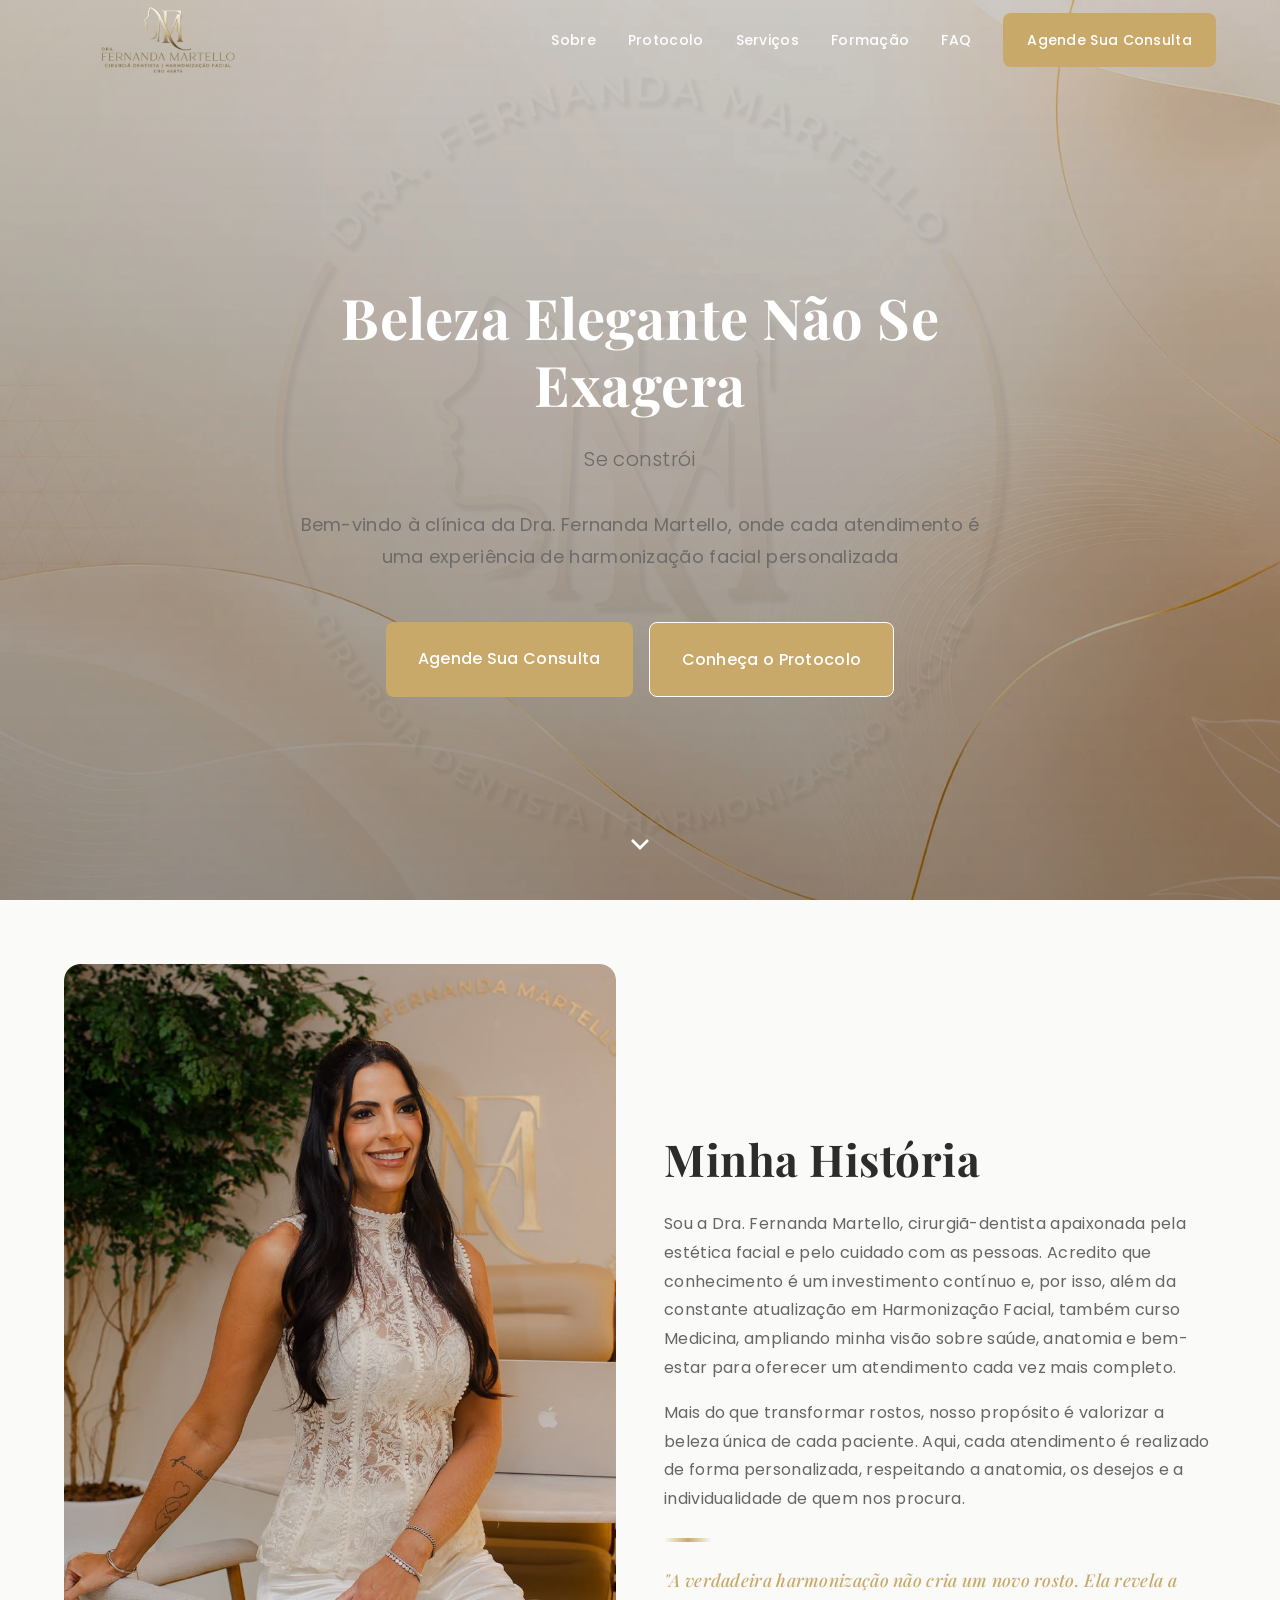
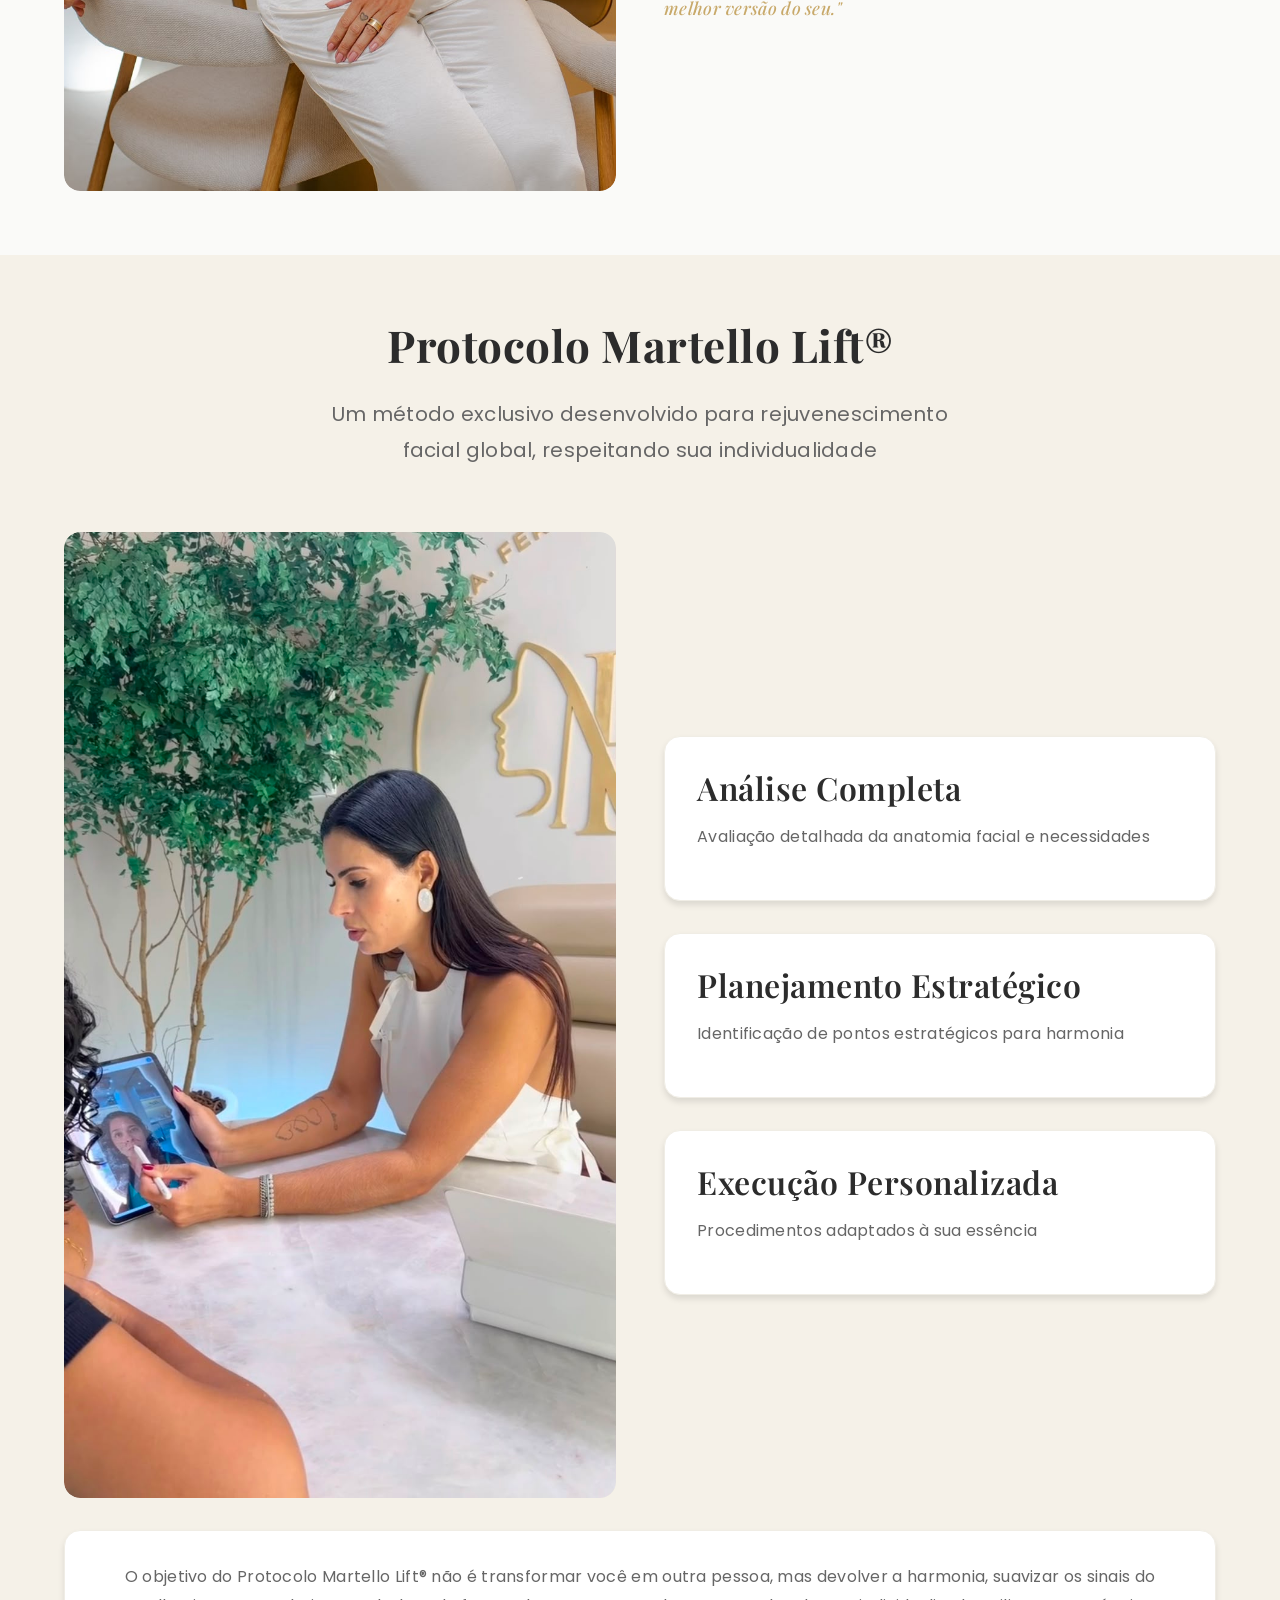
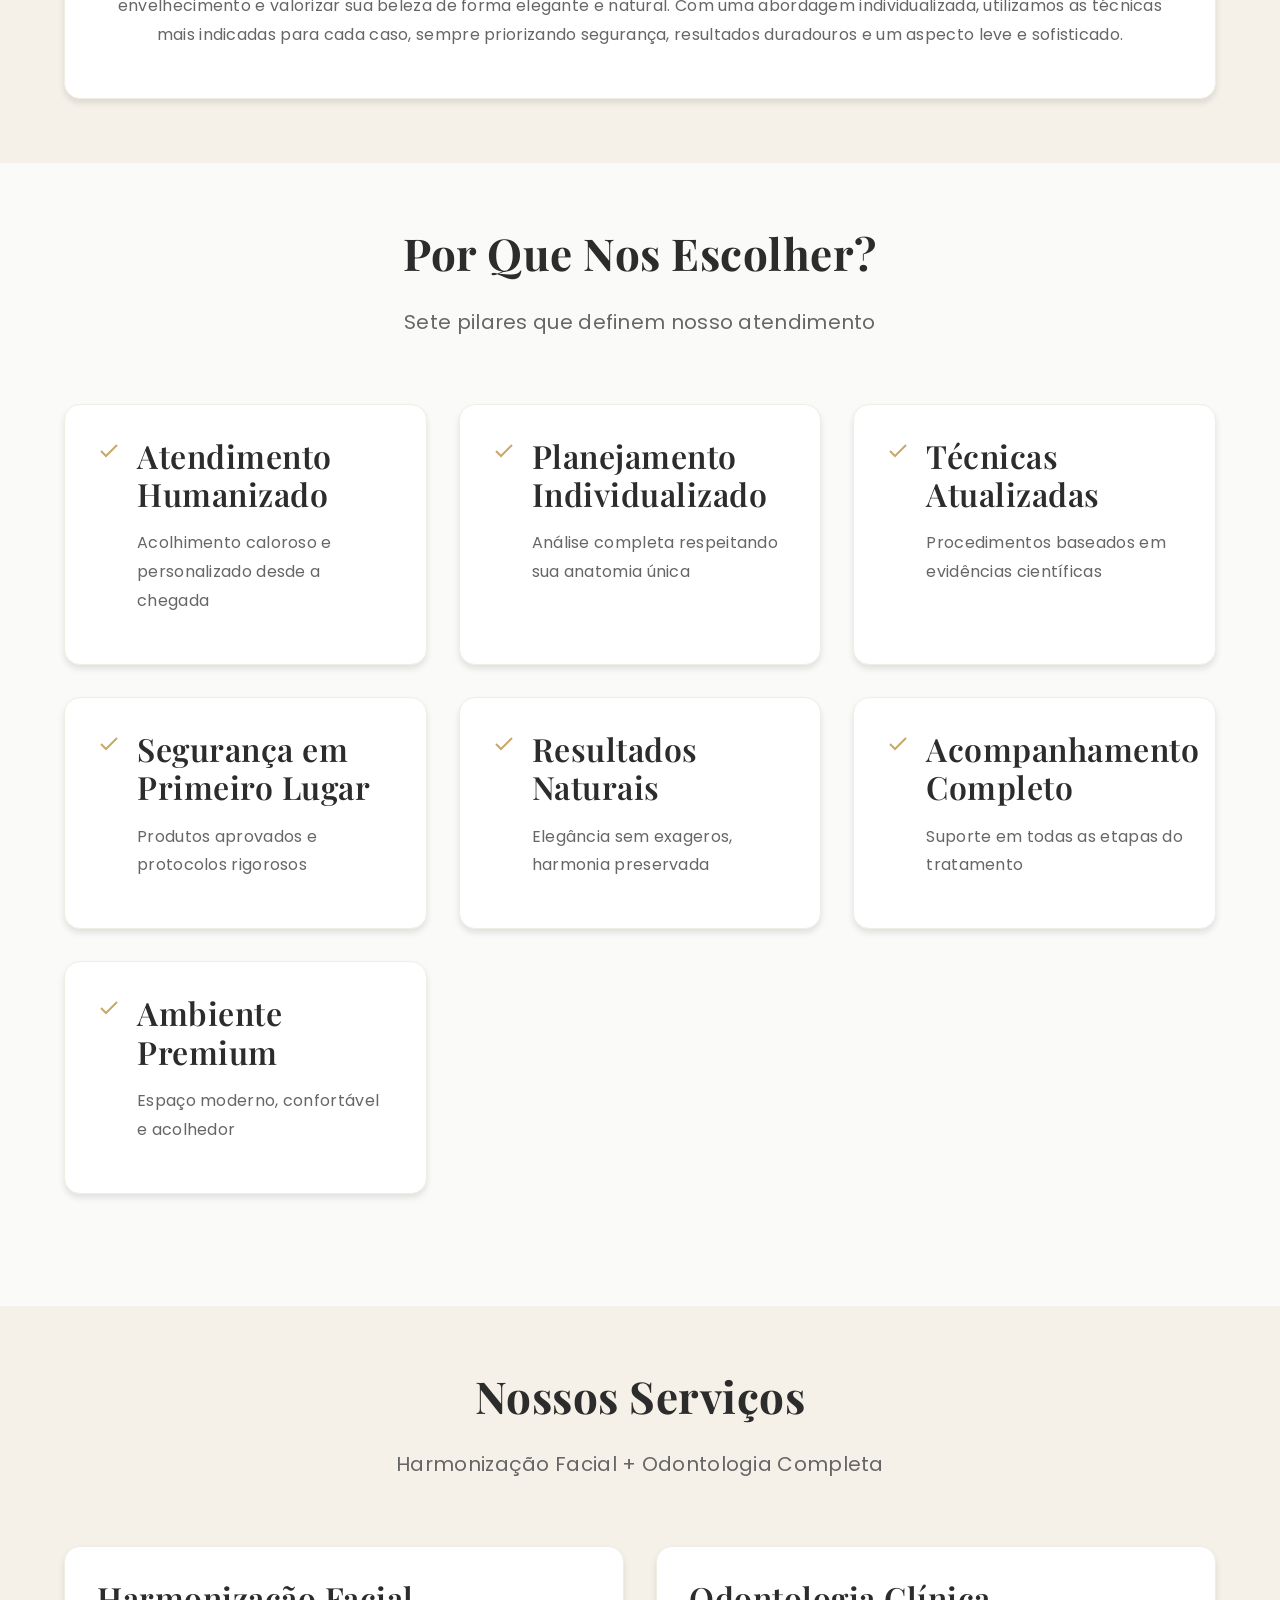
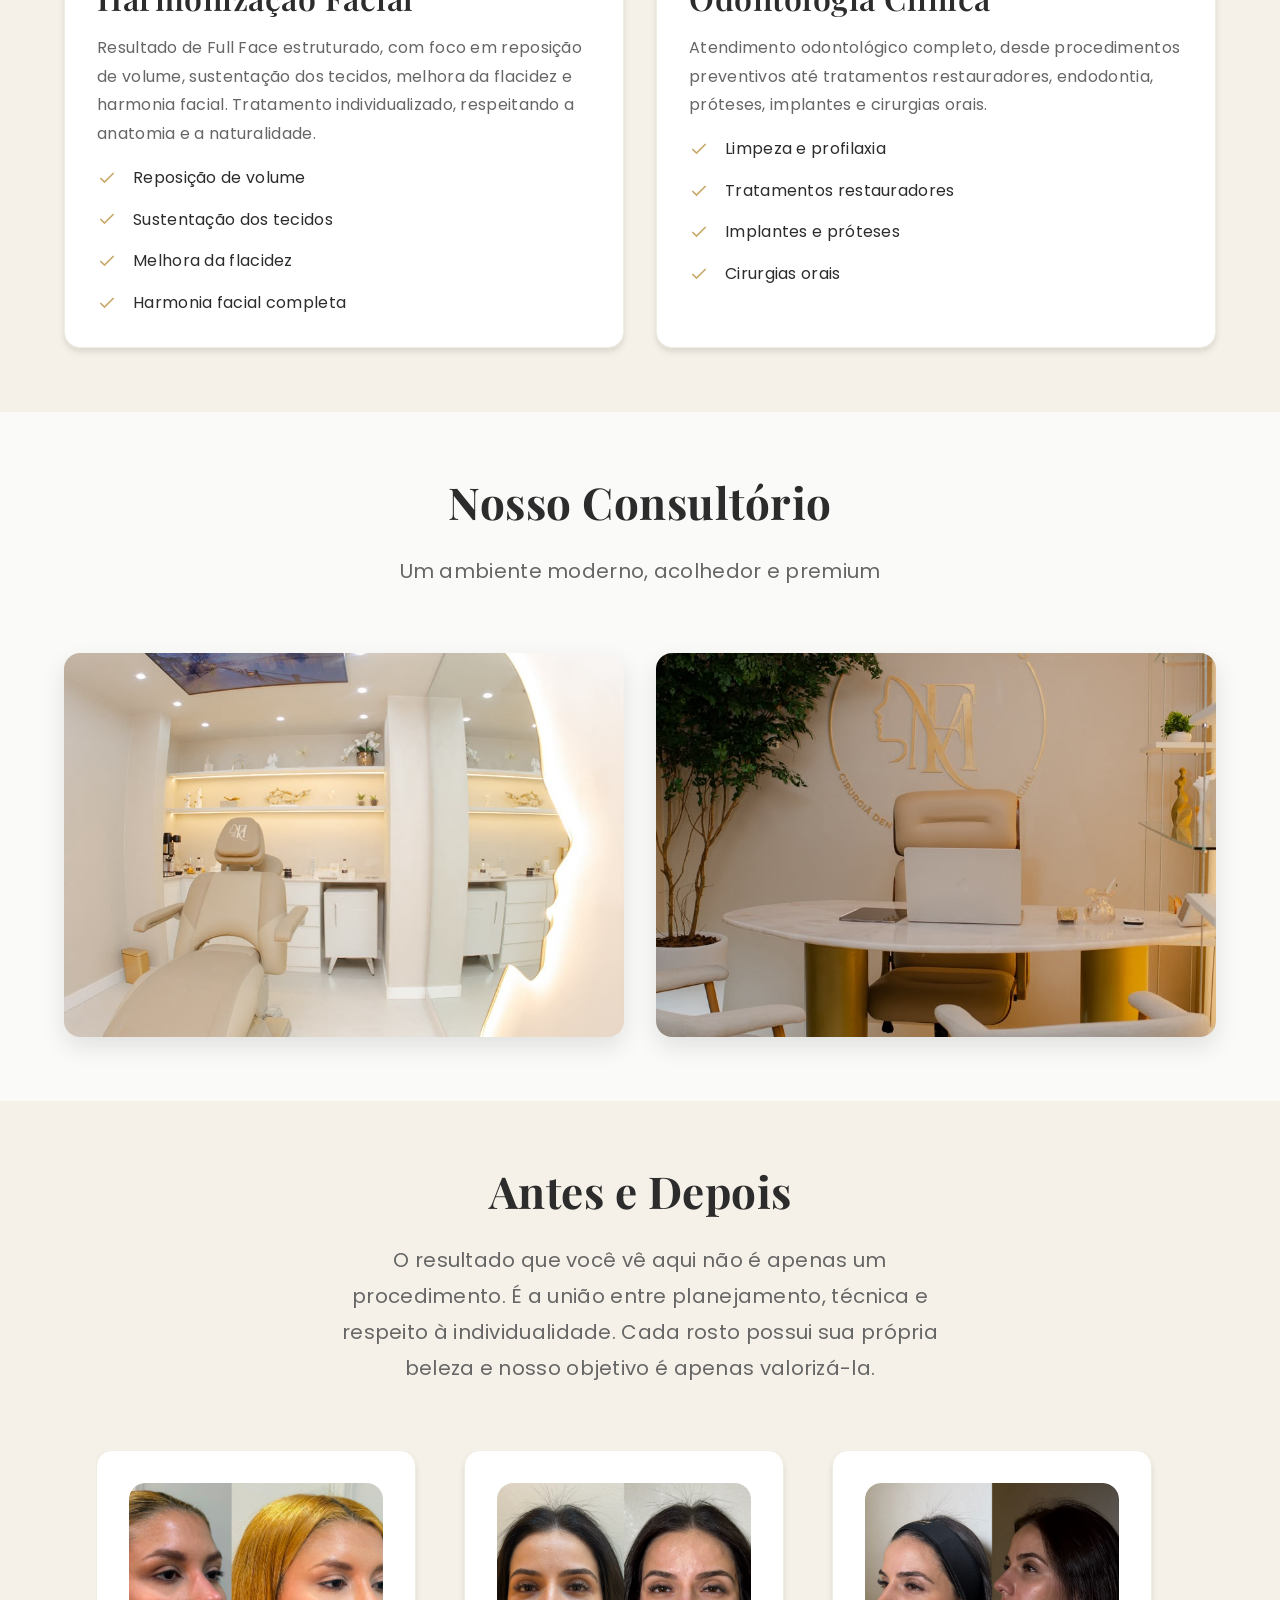
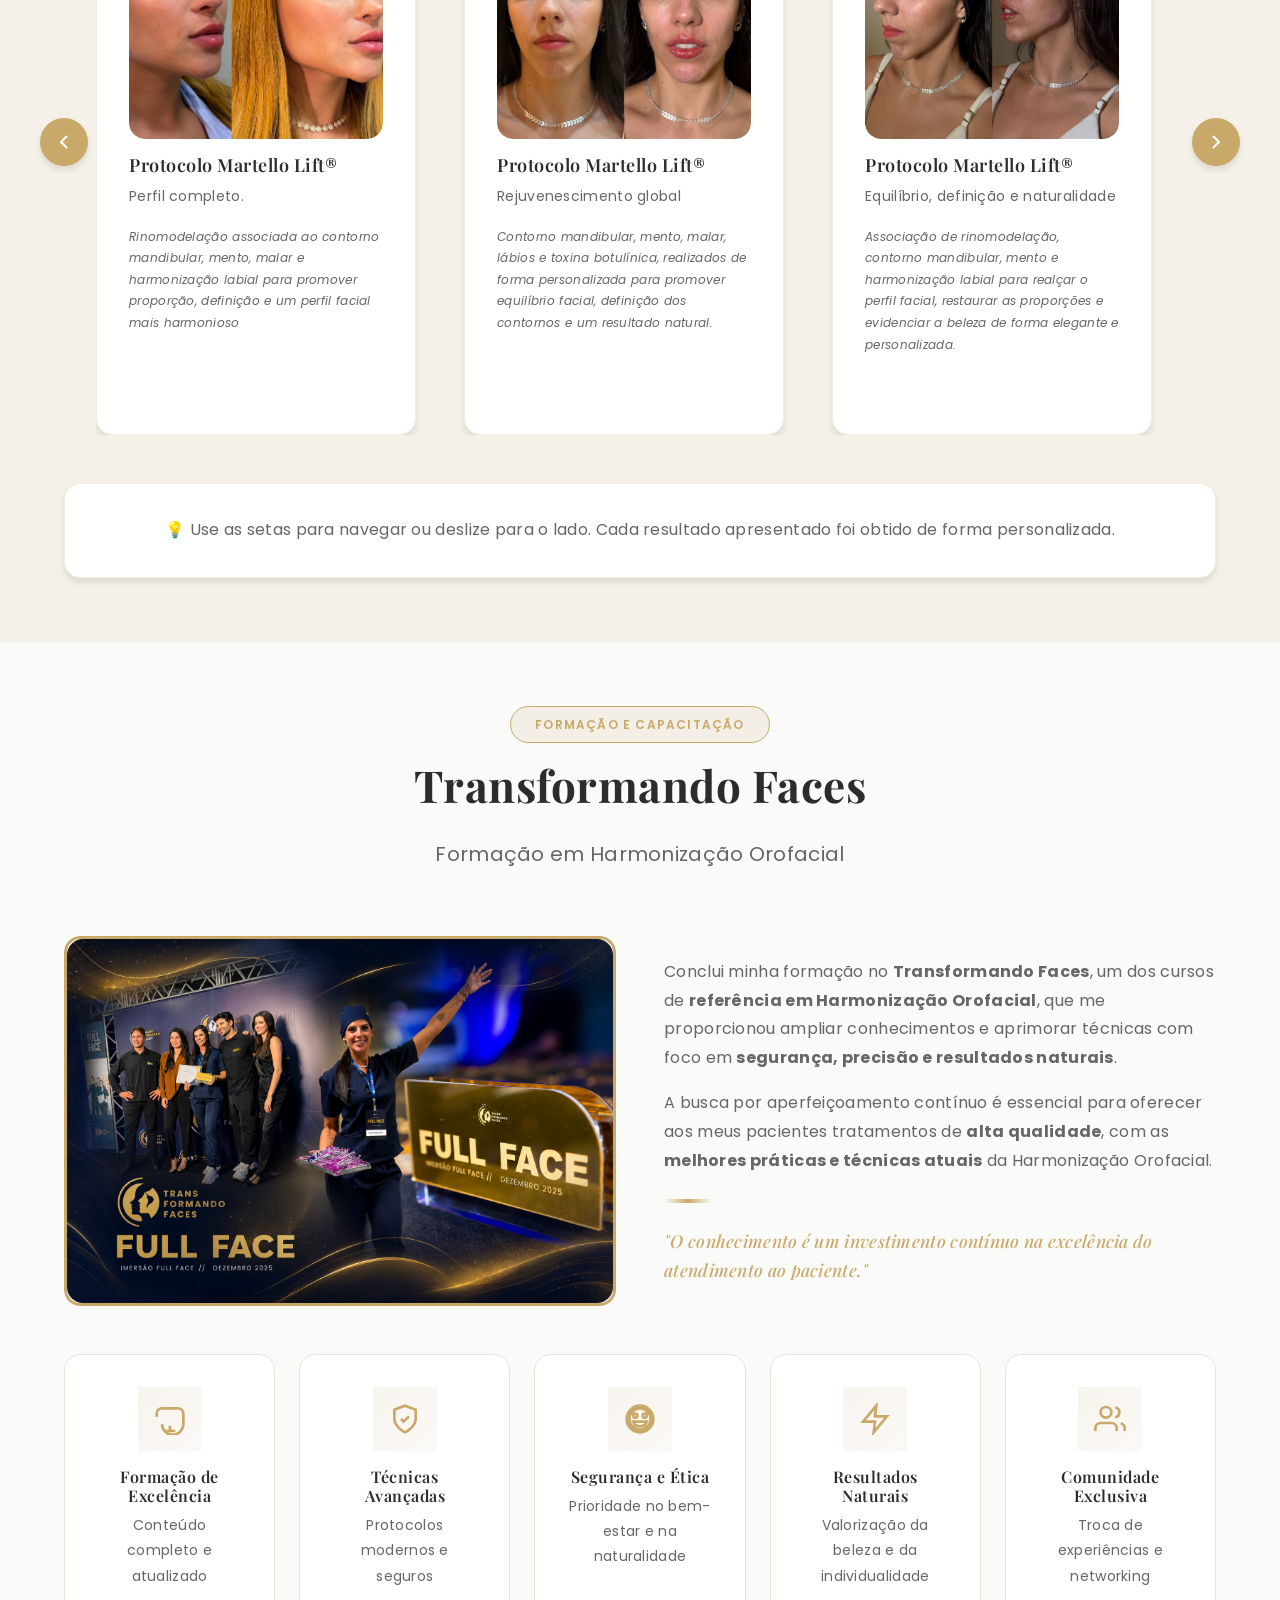
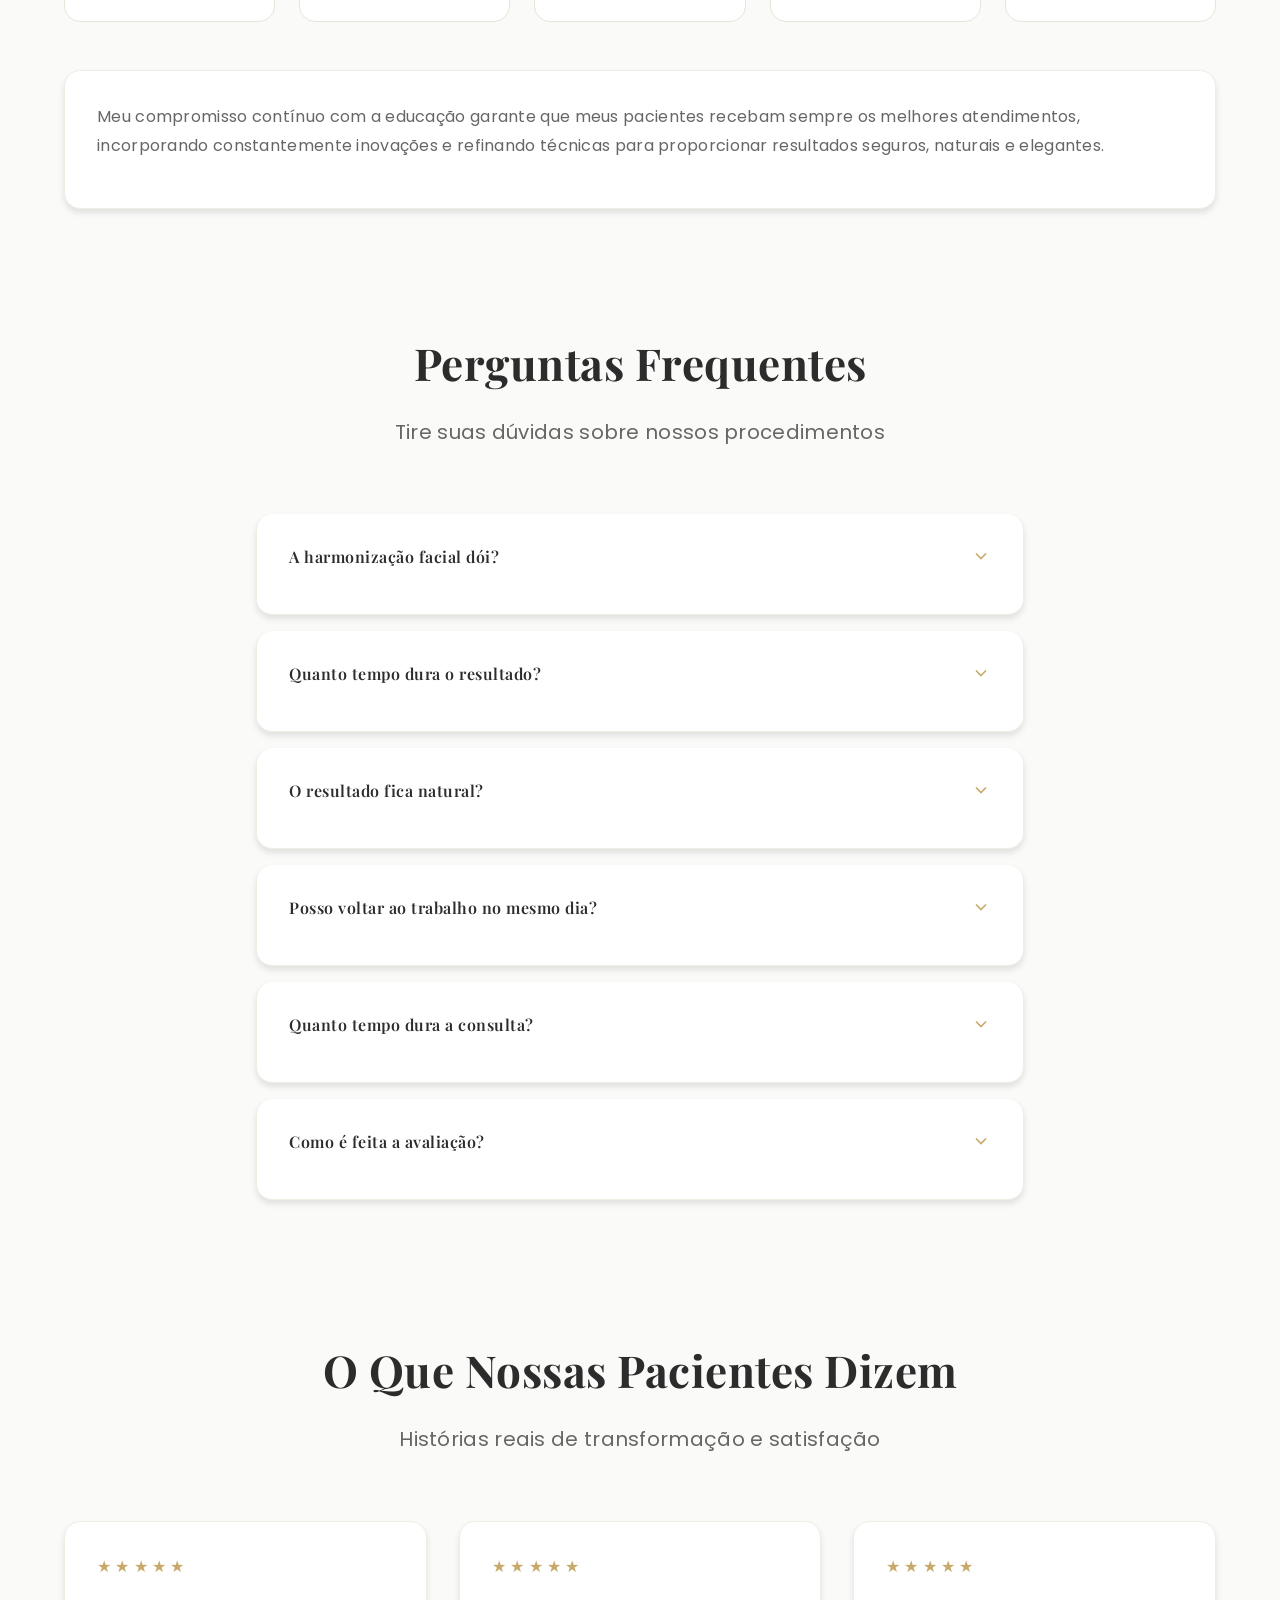
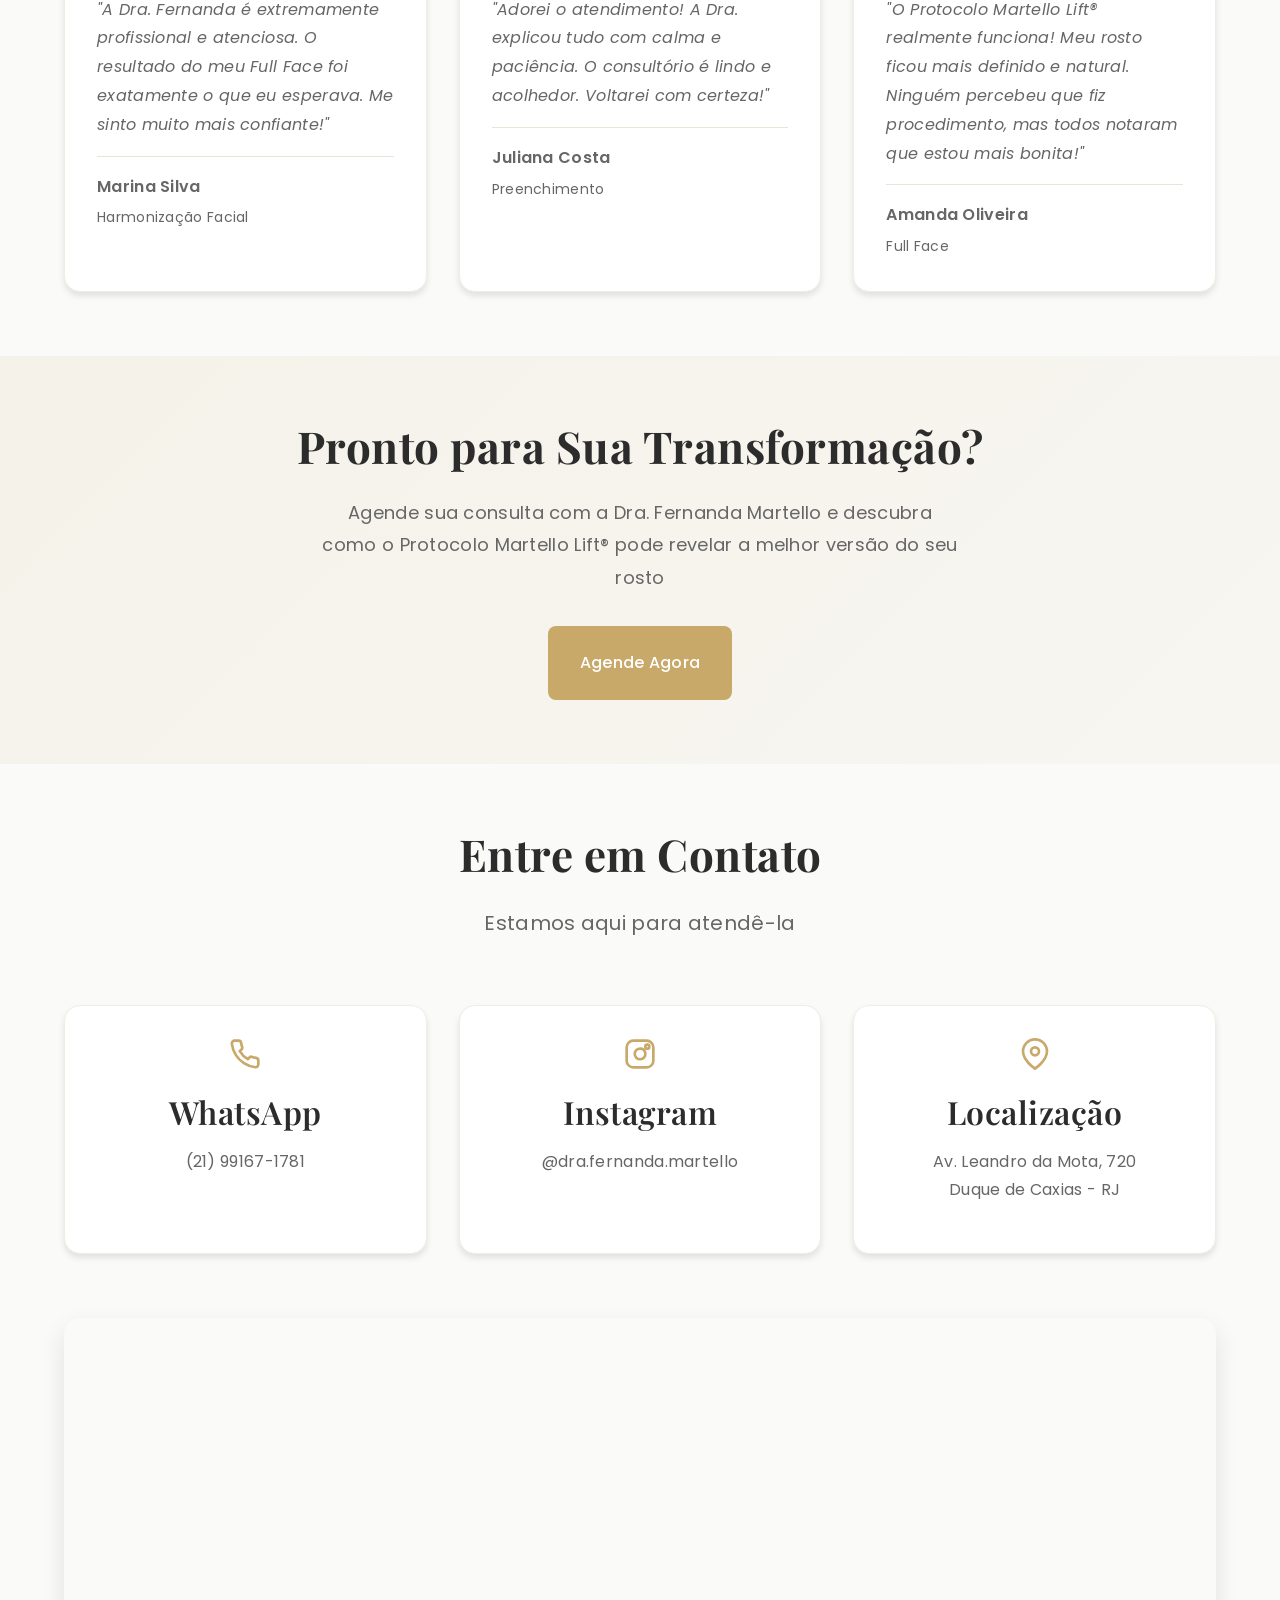
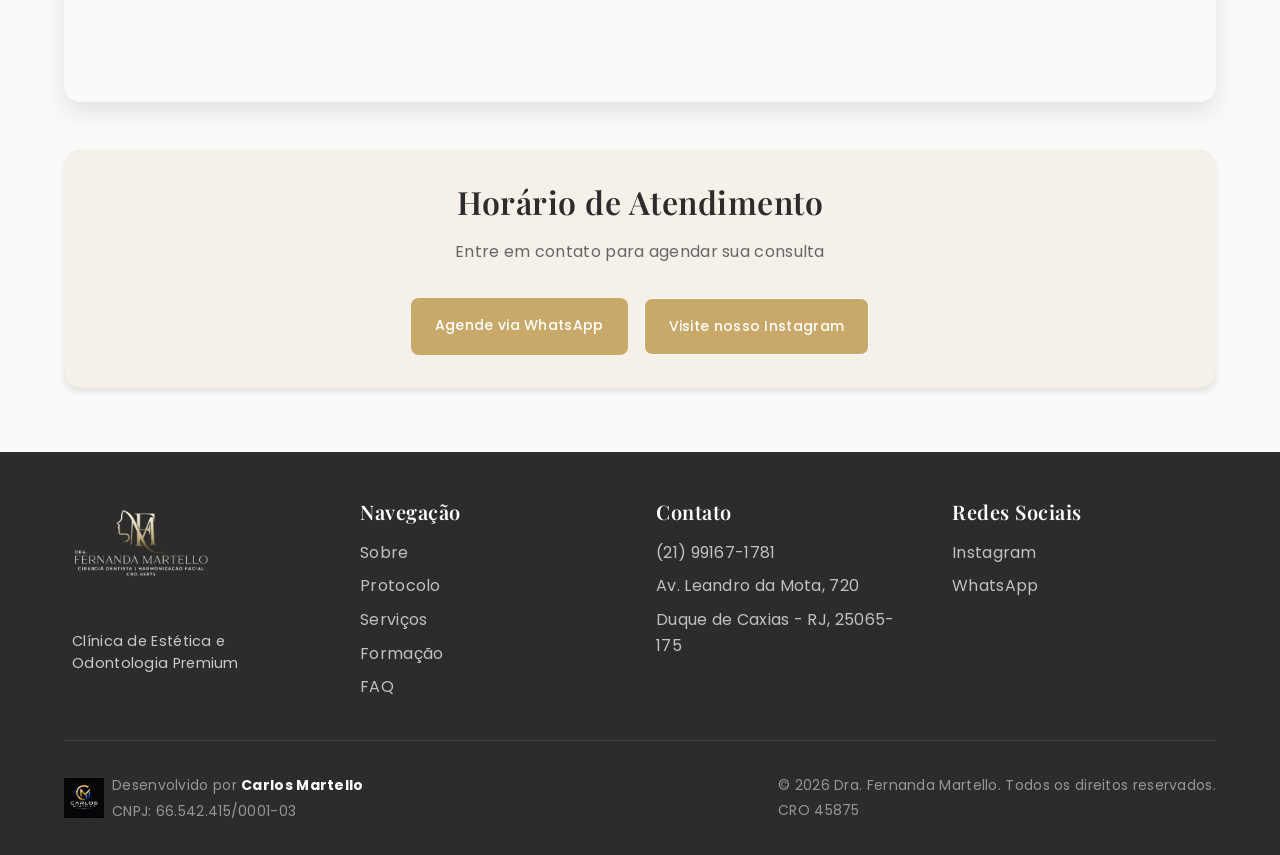
<file: index.html>
<!DOCTYPE html>
<html lang="pt-BR">
<head>
    <meta charset="UTF-8">
    <meta name="viewport" content="width=device-width, initial-scale=1.0">
    <title>Dra. Fernanda Martello - Harmonização Facial & Odontologia Premium</title>
    <meta name="description" content="Clínica de harmonização facial e odontologia premium da Dra. Fernanda Martello. Protocolo Martello Lift® para resultados naturais e elegantes.">
    
    <!-- Google Fonts -->
    <link href="https://fonts.googleapis.com/css2?family=Playfair+Display:wght@400;500;600;700&family=Poppins:wght@300;400;500;600;700&display=swap" rel="stylesheet">
    
    <!-- CSS Files -->
    <link rel="stylesheet" href="css/variables.css">
    <link rel="stylesheet" href="css/base.css">
    <link rel="stylesheet" href="css/components.css">
    <link rel="stylesheet" href="css/animations.css">
</head>
<body>
    <!-- Header/Navbar -->
    <header id="header" class="header">
        <nav class="container">
            <div class="navbar-brand">
                <img src="assets/img/LOGOTIPO2.png" alt="Dra. Fernanda Martello" class="logo">
            </div>
            <div class="navbar-menu" id="navbarMenu">
                <a href="#sobre" class="nav-link">Sobre</a>
                <a href="#protocolo" class="nav-link">Protocolo</a>
                <a href="#servicos" class="nav-link">Serviços</a>
                <a href="#formacao" class="nav-link">Formação</a>
                <a href="#faq" class="nav-link">FAQ</a>
                <a href="https://wa.me/5521991671781" target="_blank" rel="noopener noreferrer" class="btn-primary">Agende Sua Consulta</a>
            </div>
            <button class="menu-toggle" id="menuToggle" aria-label="Abrir menu">
                <span></span>
                <span></span>
                <span></span>
            </button>
        </nav>
    </header>

    <!-- Hero Section -->
    <section class="hero">
        <div class="hero-overlay"></div>
        <div class="hero-content">
            <h1 class="hero-title">Beleza Elegante Não Se Exagera</h1>
            <p class="hero-subtitle">Se constrói</p>
            <p class="hero-description">Bem-vindo à clínica da Dra. Fernanda Martello, onde cada atendimento é uma experiência de harmonização facial personalizada</p>
            <div class="hero-buttons">
                <a href="https://wa.me/5521991671781" target="_blank" rel="noopener noreferrer" class="btn-primary btn-lg">Agende Sua Consulta</a>
                <a href="#protocolo" class="btn-secondary btn-lg">Conheça o Protocolo</a>
            </div>
        </div>
        <div class="scroll-indicator">
            <svg width="24" height="24" viewBox="0 0 24 24" fill="none" stroke="currentColor" stroke-width="2">
                <polyline points="6 9 12 15 18 9"></polyline>
            </svg>
        </div>
    </section>

    <!-- Sobre a Clínica -->
    <section id="sobre" class="section">
        <div class="container">
            <div class="section-grid">
                <div class="section-image">
                    <img src="assets/img/sobremim.jpeg" alt="Dra. Fernanda Martello">
                </div>
                <div class="section-content">
                    <h2>Minha História</h2>
                    <p>Sou a Dra. Fernanda Martello, cirurgiã-dentista apaixonada pela estética facial e pelo cuidado com as pessoas. Acredito que conhecimento é um investimento contínuo e, por isso, além da constante atualização em Harmonização Facial, também curso Medicina, ampliando minha visão sobre saúde, anatomia e bem-estar para oferecer um atendimento cada vez mais completo.</p>
                    <p>Mais do que transformar rostos, nosso propósito é valorizar a beleza única de cada paciente. Aqui, cada atendimento é realizado de forma personalizada, respeitando a anatomia, os desejos e a individualidade de quem nos procura.</p>
                    <div class="divider-gold"></div>
                    <p class="quote">"A verdadeira harmonização não cria um novo rosto. Ela revela a melhor versão do seu."</p>
                </div>
            </div>
        </div>
    </section>

    <!-- Protocolo Martello Lift -->
    <section id="protocolo" class="section bg-secondary">
        <div class="container">
            <div class="section-header">
                <h2>Protocolo Martello Lift®</h2>
                <p>Um método exclusivo desenvolvido para rejuvenescimento facial global, respeitando sua individualidade</p>
            </div>

            <div class="section-grid">
                <div class="section-image">
                    <img src="assets/img/protocolo.jpeg" alt="Dra. Fernanda analisando paciente">
                </div>
                <div class="protocol-cards">
                    <div class="card card-premium">
                        <h3>Análise Completa</h3>
                        <p>Avaliação detalhada da anatomia facial e necessidades</p>
                    </div>
                    <div class="card card-premium">
                        <h3>Planejamento Estratégico</h3>
                        <p>Identificação de pontos estratégicos para harmonia</p>
                    </div>
                    <div class="card card-premium">
                        <h3>Execução Personalizada</h3>
                        <p>Procedimentos adaptados à sua essência</p>
                    </div>
                </div>
            </div>

            <div class="card card-premium card-full">
                <p>O objetivo do Protocolo Martello Lift® não é transformar você em outra pessoa, mas devolver a harmonia, suavizar os sinais do envelhecimento e valorizar sua beleza de forma elegante e natural. Com uma abordagem individualizada, utilizamos as técnicas mais indicadas para cada caso, sempre priorizando segurança, resultados duradouros e um aspecto leve e sofisticado.</p>
            </div>
        </div>
    </section>

    <!-- Por Que Nos Escolher -->
    <section class="section">
        <div class="container">
            <div class="section-header">
                <h2>Por Que Nos Escolher?</h2>
                <p>Sete pilares que definem nosso atendimento</p>
            </div>

            <div class="cards-grid why-choose-carousel" aria-label="Pilares do nosso atendimento">
                <div class="card card-premium">
                    <div class="card-flex">
                        <svg class="icon-check" viewBox="0 0 24 24" fill="none" stroke="currentColor" stroke-width="2">
                            <polyline points="20 6 9 17 4 12"></polyline>
                        </svg>
                        <div>
                            <h3>Atendimento Humanizado</h3>
                            <p>Acolhimento caloroso e personalizado desde a chegada</p>
                        </div>
                    </div>
                </div>
                <div class="card card-premium">
                    <div class="card-flex">
                        <svg class="icon-check" viewBox="0 0 24 24" fill="none" stroke="currentColor" stroke-width="2">
                            <polyline points="20 6 9 17 4 12"></polyline>
                        </svg>
                        <div>
                            <h3>Planejamento Individualizado</h3>
                            <p>Análise completa respeitando sua anatomia única</p>
                        </div>
                    </div>
                </div>
                <div class="card card-premium">
                    <div class="card-flex">
                        <svg class="icon-check" viewBox="0 0 24 24" fill="none" stroke="currentColor" stroke-width="2">
                            <polyline points="20 6 9 17 4 12"></polyline>
                        </svg>
                        <div>
                            <h3>Técnicas Atualizadas</h3>
                            <p>Procedimentos baseados em evidências científicas</p>
                        </div>
                    </div>
                </div>
                <div class="card card-premium">
                    <div class="card-flex">
                        <svg class="icon-check" viewBox="0 0 24 24" fill="none" stroke="currentColor" stroke-width="2">
                            <polyline points="20 6 9 17 4 12"></polyline>
                        </svg>
                        <div>
                            <h3>Segurança em Primeiro Lugar</h3>
                            <p>Produtos aprovados e protocolos rigorosos</p>
                        </div>
                    </div>
                </div>
                <div class="card card-premium">
                    <div class="card-flex">
                        <svg class="icon-check" viewBox="0 0 24 24" fill="none" stroke="currentColor" stroke-width="2">
                            <polyline points="20 6 9 17 4 12"></polyline>
                        </svg>
                        <div>
                            <h3>Resultados Naturais</h3>
                            <p>Elegância sem exageros, harmonia preservada</p>
                        </div>
                    </div>
                </div>
                <div class="card card-premium">
                    <div class="card-flex">
                        <svg class="icon-check" viewBox="0 0 24 24" fill="none" stroke="currentColor" stroke-width="2">
                            <polyline points="20 6 9 17 4 12"></polyline>
                        </svg>
                        <div>
                            <h3>Acompanhamento Completo</h3>
                            <p>Suporte em todas as etapas do tratamento</p>
                        </div>
                    </div>
                </div>
                <div class="card card-premium">
                    <div class="card-flex">
                        <svg class="icon-check" viewBox="0 0 24 24" fill="none" stroke="currentColor" stroke-width="2">
                            <polyline points="20 6 9 17 4 12"></polyline>
                        </svg>
                        <div>
                            <h3>Ambiente Premium</h3>
                            <p>Espaço moderno, confortável e acolhedor</p>
                        </div>
                    </div>
                </div>
            </div>
        </div>
    </section>

    <!-- Serviços -->
    <section id="servicos" class="section bg-secondary">
        <div class="container">
            <div class="section-header">
                <h2>Nossos Serviços</h2>
                <p>Harmonização Facial + Odontologia Completa</p>
            </div>

            <div class="services-grid">
                <div class="card card-premium">
                    <h3>Harmonização Facial</h3>
                    <p>Resultado de Full Face estruturado, com foco em reposição de volume, sustentação dos tecidos, melhora da flacidez e harmonia facial. Tratamento individualizado, respeitando a anatomia e a naturalidade.</p>
                    <ul class="service-list">
                        <li>
                            <svg viewBox="0 0 24 24" fill="none" stroke="currentColor" stroke-width="2">
                                <polyline points="20 6 9 17 4 12"></polyline>
                            </svg>
                            <span>Reposição de volume</span>
                        </li>
                        <li>
                            <svg viewBox="0 0 24 24" fill="none" stroke="currentColor" stroke-width="2">
                                <polyline points="20 6 9 17 4 12"></polyline>
                            </svg>
                            <span>Sustentação dos tecidos</span>
                        </li>
                        <li>
                            <svg viewBox="0 0 24 24" fill="none" stroke="currentColor" stroke-width="2">
                                <polyline points="20 6 9 17 4 12"></polyline>
                            </svg>
                            <span>Melhora da flacidez</span>
                        </li>
                        <li>
                            <svg viewBox="0 0 24 24" fill="none" stroke="currentColor" stroke-width="2">
                                <polyline points="20 6 9 17 4 12"></polyline>
                            </svg>
                            <span>Harmonia facial completa</span>
                        </li>
                    </ul>
                </div>

                <div class="card card-premium">
                    <h3>Odontologia Clínica</h3>
                    <p>Atendimento odontológico completo, desde procedimentos preventivos até tratamentos restauradores, endodontia, próteses, implantes e cirurgias orais.</p>
                    <ul class="service-list">
                        <li>
                            <svg viewBox="0 0 24 24" fill="none" stroke="currentColor" stroke-width="2">
                                <polyline points="20 6 9 17 4 12"></polyline>
                            </svg>
                            <span>Limpeza e profilaxia</span>
                        </li>
                        <li>
                            <svg viewBox="0 0 24 24" fill="none" stroke="currentColor" stroke-width="2">
                                <polyline points="20 6 9 17 4 12"></polyline>
                            </svg>
                            <span>Tratamentos restauradores</span>
                        </li>
                        <li>
                            <svg viewBox="0 0 24 24" fill="none" stroke="currentColor" stroke-width="2">
                                <polyline points="20 6 9 17 4 12"></polyline>
                            </svg>
                            <span>Implantes e próteses</span>
                        </li>
                        <li>
                            <svg viewBox="0 0 24 24" fill="none" stroke="currentColor" stroke-width="2">
                                <polyline points="20 6 9 17 4 12"></polyline>
                            </svg>
                            <span>Cirurgias orais</span>
                        </li>
                    </ul>
                </div>
            </div>
        </div>
    </section>

    <!-- Consultório -->
    <section class="section">
        <div class="container">
            <div class="section-header">
                <h2>Nosso Consultório</h2>
                <p>Um ambiente moderno, acolhedor e premium</p>
            </div>

            <div class="gallery-grid">
                <div class="gallery-item">
                    <img src="assets/img/consultorio1.jpeg" alt="Consultório - Vista 1">
                </div>
                <div class="gallery-item">
                    <img src="assets/img/consultorio2.jpeg" alt="Consultório - Vista 2">
                </div>
            </div>
        </div>
    </section>

    <!-- Antes e Depois -->
    <section class="section bg-secondary">
        <div class="container">
            <div class="section-header">
                <h2>Antes e Depois</h2>
                <p>O resultado que você vê aqui não é apenas um procedimento. É a união entre planejamento, técnica e respeito à individualidade. Cada rosto possui sua própria beleza e nosso objetivo é apenas valorizá-la.</p>
            </div>

            <!-- Carrossel de Antes e Depois -->
            <div class="carousel-container">
                <button class="carousel-btn carousel-btn-prev" id="carouselPrev" aria-label="Rolar para esquerda">
                    <svg viewBox="0 0 24 24" fill="none" stroke="currentColor" stroke-width="2">
                        <polyline points="15 18 9 12 15 6"></polyline>
                    </svg>
                </button>

                <div class="carousel" id="carousel">
                    <div class="carousel-track" id="carouselTrack">
                        <!-- Items serão adicionados via JavaScript -->
                    </div>
                </div>

                <button class="carousel-btn carousel-btn-next" id="carouselNext" aria-label="Rolar para direita">
                    <svg viewBox="0 0 24 24" fill="none" stroke="currentColor" stroke-width="2">
                        <polyline points="9 18 15 12 9 6"></polyline>
                    </svg>
                </button>
            </div>

            <div class="card card-premium tip-card">
                <p>💡 Use as setas para navegar ou deslize para o lado. Cada resultado apresentado foi obtido de forma personalizada.</p>
            </div>
        </div>
    </section>

    <!-- Formação e Cursos -->
    <section id="formacao" class="section">
        <div class="container">
            <div class="section-header">
                <span class="badge-gold">FORMAÇÃO E CAPACITAÇÃO</span>
                <h2>Transformando Faces</h2>
                <p>Formação em Harmonização Orofacial</p>
            </div>

            <div class="section-grid">
                <div class="section-image">
                    <div class="training-image-container">
                        <img src="./assets/img/montagemfullface.png" alt="Dra. Fernanda Martello com certificado" class="training-main-image">
                    </div>
                </div>
                <div class="section-content">
                    <p>Conclui minha formação no <strong>Transformando Faces</strong>, um dos cursos de <strong>referência em Harmonização Orofacial</strong>, que me proporcionou ampliar conhecimentos e aprimorar técnicas com foco em <strong>segurança, precisão e resultados naturais</strong>.</p>
                    <p>A busca por aperfeiçoamento contínuo é essencial para oferecer aos meus pacientes tratamentos de <strong>alta qualidade</strong>, com as <strong>melhores práticas e técnicas atuais</strong> da Harmonização Orofacial.</p>
                    <div class="divider-gold"></div>
                    <p class="quote">"O conhecimento é um investimento contínuo na excelência do atendimento ao paciente."</p>
                </div>
            </div>

            <!-- Pilares da Formação -->
            <div class="training-pillars">
                <div class="pillar-item">
                    <div class="pillar-icon">
                        <svg viewBox="0 0 24 24" fill="none" stroke="currentColor" stroke-width="2">
                            <path d="M22 10v6m0 0a8 8 0 0 1-15.996.004M2 10.236V8a4 4 0 0 1 4-4h12a4 4 0 0 1 4 4v2.236"></path>
                            <path d="M12 17v4m-4 0h8"></path>
                        </svg>
                    </div>
                    <h3>Formação de Excelência</h3>
                    <p>Conteúdo completo e atualizado</p>
                </div>

                <div class="pillar-item">
                    <div class="pillar-icon">
                        <svg viewBox="0 0 24 24" fill="none" stroke="currentColor" stroke-width="2">
                            <path d="M12 22s8-4 8-10V5l-8-3-8 3v7c0 6 8 10 8 10z"></path>
                            <path d="M9 12l2 2 4-4"></path>
                        </svg>
                    </div>
                    <h3>Técnicas Avançadas</h3>
                    <p>Protocolos modernos e seguros</p>
                </div>

                <div class="pillar-item">
                    <div class="pillar-icon">
                        <svg viewBox="0 0 24 24" fill="none" stroke="currentColor" stroke-width="2">
                            <path d="M12 2C6.48 2 2 6.48 2 12s4.48 10 10 10 10-4.48 10-10S17.52 2 12 2zm0 18c-4.41 0-8-3.59-8-8s3.59-8 8-8 8 3.59 8 8-3.59 8-8 8zm3.5-9c.83 0 1.5-.67 1.5-1.5S16.33 8 15.5 8 14 8.67 14 9.5s.67 1.5 1.5 1.5zm-7 0c.83 0 1.5-.67 1.5-1.5S9.33 8 8.5 8 7 8.67 7 9.5 7.67 11 8.5 11zm3.5 6.5c2.33 0 4.31-1.46 5.11-3.5H6.89c.8 2.04 2.78 3.5 5.11 3.5z"></path>
                        </svg>
                    </div>
                    <h3>Segurança e Ética</h3>
                    <p>Prioridade no bem-estar e na naturalidade</p>
                </div>

                <div class="pillar-item">
                    <div class="pillar-icon">
                        <svg viewBox="0 0 24 24" fill="none" stroke="currentColor" stroke-width="2">
                            <path d="M13 2L3 14h9l-1 8 10-12h-9l1-8z"></path>
                        </svg>
                    </div>
                    <h3>Resultados Naturais</h3>
                    <p>Valorização da beleza e da individualidade</p>
                </div>

                <div class="pillar-item">
                    <div class="pillar-icon">
                        <svg viewBox="0 0 24 24" fill="none" stroke="currentColor" stroke-width="2">
                            <path d="M17 21v-2a4 4 0 0 0-4-4H5a4 4 0 0 0-4 4v2"></path>
                            <circle cx="9" cy="7" r="4"></circle>
                            <path d="M23 21v-2a4 4 0 0 0-3-3.87"></path>
                            <path d="M16 3.13a4 4 0 0 1 0 7.75"></path>
                        </svg>
                    </div>
                    <h3>Comunidade Exclusiva</h3>
                    <p>Troca de experiências e networking</p>
                </div>
            </div>

            <div class="card card-premium">
                <p>Meu compromisso contínuo com a educação garante que meus pacientes recebam sempre os melhores atendimentos, incorporando constantemente inovações e refinando técnicas para proporcionar resultados seguros, naturais e elegantes.</p>
            </div>
        </div>
    </section>

    <!-- FAQ -->
    <section id="faq" class="section">
        <div class="container">
            <div class="section-header">
                <h2>Perguntas Frequentes</h2>
                <p>Tire suas dúvidas sobre nossos procedimentos</p>
            </div>

            <div class="faq-container">
                <div class="faq-item card card-premium">
                    <button class="faq-toggle">
                        <h3>A harmonização facial dói?</h3>
                        <svg class="faq-icon" viewBox="0 0 24 24" fill="none" stroke="currentColor" stroke-width="2">
                            <polyline points="6 9 12 15 18 9"></polyline>
                        </svg>
                    </button>
                    <div class="faq-content">
                        <p>A maioria dos procedimentos é muito bem tolerada. Utilizamos técnicas que proporcionam mais conforto durante o atendimento e, quando necessário, anestésicos locais para minimizar qualquer desconforto. Nossa prioridade é que você tenha uma experiência tranquila e segura.</p>
                    </div>
                </div>

                <div class="faq-item card card-premium">
                    <button class="faq-toggle">
                        <h3>Quanto tempo dura o resultado?</h3>
                        <svg class="faq-icon" viewBox="0 0 24 24" fill="none" stroke="currentColor" stroke-width="2">
                            <polyline points="6 9 12 15 18 9"></polyline>
                        </svg>
                    </button>
                    <div class="faq-content">
                        <p>A durabilidade varia de acordo com o procedimento realizado, o produto utilizado, o metabolismo de cada paciente e os cuidados após o tratamento. Durante a avaliação, explicamos detalhadamente o tempo estimado de cada procedimento e quando é recomendado realizar a manutenção.</p>
                    </div>
                </div>

                <div class="faq-item card card-premium">
                    <button class="faq-toggle">
                        <h3>O resultado fica natural?</h3>
                        <svg class="faq-icon" viewBox="0 0 24 24" fill="none" stroke="currentColor" stroke-width="2">
                            <polyline points="6 9 12 15 18 9"></polyline>
                        </svg>
                    </button>
                    <div class="faq-content">
                        <p>Sim. Esse é um dos principais pilares do nosso trabalho. O objetivo é valorizar seus traços, respeitando sua anatomia e preservando sua identidade. Buscamos resultados elegantes, equilibrados e naturais, sem exageros.</p>
                    </div>
                </div>

                <div class="faq-item card card-premium">
                    <button class="faq-toggle">
                        <h3>Posso voltar ao trabalho no mesmo dia?</h3>
                        <svg class="faq-icon" viewBox="0 0 24 24" fill="none" stroke="currentColor" stroke-width="2">
                            <polyline points="6 9 12 15 18 9"></polyline>
                        </svg>
                    </button>
                    <div class="faq-content">
                        <p>Na maioria dos casos, sim. Grande parte dos procedimentos permite o retorno às atividades habituais no mesmo dia. Dependendo do tratamento, pode haver um leve inchaço ou pequenos hematomas temporários, que costumam regredir naturalmente.</p>
                    </div>
                </div>

                <div class="faq-item card card-premium">
                    <button class="faq-toggle">
                        <h3>Quanto tempo dura a consulta?</h3>
                        <svg class="faq-icon" viewBox="0 0 24 24" fill="none" stroke="currentColor" stroke-width="2">
                            <polyline points="6 9 12 15 18 9"></polyline>
                        </svg>
                    </button>
                    <div class="faq-content">
                        <p>A primeira consulta, que inclui a avaliação e o planejamento facial, dura em média entre 45 minutos e 1 hora. O tempo pode variar conforme a complexidade do caso e os procedimentos planejados.</p>
                    </div>
                </div>

                <div class="faq-item card card-premium">
                    <button class="faq-toggle">
                        <h3>Como é feita a avaliação?</h3>
                        <svg class="faq-icon" viewBox="0 0 24 24" fill="none" stroke="currentColor" stroke-width="2">
                            <polyline points="6 9 12 15 18 9"></polyline>
                        </svg>
                    </button>
                    <div class="faq-content">
                        <p>A avaliação é um momento dedicado exclusivamente a você. Conversamos sobre suas expectativas, analisamos cuidadosamente a anatomia facial, identificamos suas necessidades e elaboramos um planejamento totalmente personalizado. Cada detalhe é pensado para que os resultados sejam harmônicos, seguros e naturais.</p>
                    </div>
                </div>
            </div>
        </div>
    </section>

    <!-- Depoimentos -->
    <section class="section">
        <div class="container">
            <div class="section-header">
                <h2>O Que Nossas Pacientes Dizem</h2>
                <p>Histórias reais de transformação e satisfação</p>
            </div>

            <div class="testimonials-grid">
                <div class="card card-premium">
                    <div class="testimonial-rating">
                        <span>★</span>
                        <span>★</span>
                        <span>★</span>
                        <span>★</span>
                        <span>★</span>
                    </div>
                    <p class="testimonial-text">"A Dra. Fernanda é extremamente profissional e atenciosa. O resultado do meu Full Face foi exatamente o que eu esperava. Me sinto muito mais confiante!"</p>
                    <div class="testimonial-author">
                        <p class="testimonial-name">Marina Silva</p>
                        <p class="testimonial-specialty">Harmonização Facial</p>
                    </div>
                </div>

                <div class="card card-premium">
                    <div class="testimonial-rating">
                        <span>★</span>
                        <span>★</span>
                        <span>★</span>
                        <span>★</span>
                        <span>★</span>
                    </div>
                    <p class="testimonial-text">"Adorei o atendimento! A Dra. explicou tudo com calma e paciência. O consultório é lindo e acolhedor. Voltarei com certeza!"</p>
                    <div class="testimonial-author">
                        <p class="testimonial-name">Juliana Costa</p>
                        <p class="testimonial-specialty">Preenchimento</p>
                    </div>
                </div>

                <div class="card card-premium">
                    <div class="testimonial-rating">
                        <span>★</span>
                        <span>★</span>
                        <span>★</span>
                        <span>★</span>
                        <span>★</span>
                    </div>
                    <p class="testimonial-text">"O Protocolo Martello Lift® realmente funciona! Meu rosto ficou mais definido e natural. Ninguém percebeu que fiz procedimento, mas todos notaram que estou mais bonita!"</p>
                    <div class="testimonial-author">
                        <p class="testimonial-name">Amanda Oliveira</p>
                        <p class="testimonial-specialty">Full Face</p>
                    </div>
                </div>
            </div>
        </div>
    </section>

    <!-- CTA Final -->
    <section class="section cta-section">
        <div class="container">
            <h2>Pronto para Sua Transformação?</h2>
            <p>Agende sua consulta com a Dra. Fernanda Martello e descubra como o Protocolo Martello Lift® pode revelar a melhor versão do seu rosto</p>
            <a href="https://wa.me/5521991671781" target="_blank" rel="noopener noreferrer" class="btn-primary btn-lg">Agende Agora</a>
        </div>
    </section>

    <!-- Contato -->
    <section class="section">
        <div class="container">
            <div class="section-header">
                <h2>Entre em Contato</h2>
                <p>Estamos aqui para atendê-la</p>
            </div>

            <div class="contact-cards">
                <a href="https://wa.me/5521991671781" target="_blank" rel="noopener noreferrer" class="card card-premium contact-card">
                    <svg class="contact-icon" viewBox="0 0 24 24" fill="none" stroke="currentColor" stroke-width="2">
                        <path d="M22 16.92v3a2 2 0 0 1-2.18 2 19.79 19.79 0 0 1-8.63-3.07 19.5 19.5 0 0 1-6-6 19.79 19.79 0 0 1-3.07-8.67A2 2 0 0 1 4.11 2h3a2 2 0 0 1 2 1.72 12.84 12.84 0 0 0 .7 2.81 2 2 0 0 1-.45 2.11L8.09 9.91a16 16 0 0 0 6 6l1.27-1.27a2 2 0 0 1 2.11-.45 12.84 12.84 0 0 0 2.81.7A2 2 0 0 1 22 16.92z"></path>
                    </svg>
                    <h3>WhatsApp</h3>
                    <p>(21) 99167-1781</p>
                </a>

                <a href="https://www.instagram.com/dra.fernanda.martello?utm_source=qr" target="_blank" rel="noopener noreferrer" class="card card-premium contact-card">
                    <svg class="contact-icon" viewBox="0 0 24 24" fill="none" stroke="currentColor" stroke-width="2">
                        <rect x="2" y="2" width="20" height="20" rx="5" ry="5"></rect>
                        <path d="M16 11.37A4 4 0 1 1 12.63 8 4 4 0 0 1 16 11.37z"></path>
                        <circle cx="17.5" cy="6.5" r="1.5"></circle>
                    </svg>
                    <h3>Instagram</h3>
                    <p>@dra.fernanda.martello</p>
                </a>

                <div class="card card-premium contact-card">
                    <svg class="contact-icon" viewBox="0 0 24 24" fill="none" stroke="currentColor" stroke-width="2">
                        <path d="M21 10c0 7-9 13-9 13s-9-6-9-13a9 9 0 0 1 18 0z"></path>
                        <circle cx="12" cy="10" r="3"></circle>
                    </svg>
                    <h3>Localização</h3>
                    <p>Av. Leandro da Mota, 720<br>Duque de Caxias - RJ</p>
                </div>
            </div>

            <!-- Mapa -->
            <div class="map-container">
                <iframe src="https://www.google.com/maps/embed?pb=!1m18!1m12!1m3!1d3679.5847394789!2d-43.30166!3d-22.78945!2m3!1f0!2f0!3f0!3m2!1i1024!2i768!4f13.1!3m3!1m2!1s0x9bda5f5f5f5f5f5f%3A0x5f5f5f5f5f5f5f5f!2sAv.%20Leandro%20da%20Mota%2C%20720%20-%20Vila%20S%C3%A3o%20Luis%2C%20Duque%20de%20Caxias%20-%20RJ%2C%2025065-175!5e0!3m2!1spt-BR!2sbr!4v1234567890" width="100%" height="100%" style="border:0;" allowfullscreen="" loading="lazy" referrerpolicy="no-referrer-when-downgrade"></iframe>
            </div>

            <!-- Informações de Contato -->
            <div class="card card-premium contact-info">
                <h3>Horário de Atendimento</h3>
                <p>Entre em contato para agendar sua consulta</p>
                <div class="contact-buttons">
                    <a href="https://wa.me/5521991671781" target="_blank" rel="noopener noreferrer" class="btn-primary">Agende via WhatsApp</a>
                    <a href="https://www.instagram.com/dra.fernanda.martello?utm_source=qr" target="_blank" rel="noopener noreferrer" class="btn-secondary">Visite nosso Instagram</a>
                </div>
            </div>
        </div>
    </section>

    <!-- Footer -->
    <footer class="footer">
        <div class="container">
            <div class="footer-grid">
                <div class="footer-section">
                    <img src="./assets/img/LOGOTIPO.png" alt="Dra. Fernanda Martello" class="footer-logo">
                    <p>Clínica de Estética e Odontologia Premium</p>
                </div>
                
                <div class="footer-section">
                    <h4>Navegação</h4>
                    <ul>
                        <li><a href="#sobre">Sobre</a></li>
                        <li><a href="#protocolo">Protocolo</a></li>
                        <li><a href="#servicos">Serviços</a></li>
                        <li><a href="#formacao">Formação</a></li>
                        <li><a href="#faq">FAQ</a></li>
                    </ul>
                </div>
                <div class="footer-section">
                    <h4>Contato</h4>
                    <ul>
                        <li><a href="https://wa.me/5521991671781" target="_blank" rel="noopener noreferrer">(21) 99167-1781</a></li>
                        <li>Av. Leandro da Mota, 720</li>
                        <li>Duque de Caxias - RJ, 25065-175</li>
                    </ul>
                </div>
                <div class="footer-section">
                    <h4>Redes Sociais</h4>
                    <ul>
                        <li><a href="https://www.instagram.com/dra.fernanda.martello?utm_source=qr" target="_blank" rel="noopener noreferrer">Instagram</a></li>
                        <li><a href="https://wa.me/5521991671781" target="_blank" rel="noopener noreferrer">WhatsApp</a></li>
                    </ul>
                </div>
            </div>

            <!-- Copyright Atualizado -->
            <div class="footer__bottom">
                <a href="https://carlosmartellotecnologia.com.br" target="_blank" rel="noopener noreferrer" class="footer__developer" aria-label="Acessar o site Carlos Martello Tecnologia">
                    <img src="assets/img/carlos-martello-logo.png" alt="Logo Carlos Martello" class="footer__developer-logo">
                    <div class="footer__developer-info">
                        <span>Desenvolvido por <strong>Carlos Martello</strong></span>
                        <span>CNPJ: 66.542.415/0001-03</span>
                    </div>
                </a>
                <div class="footer__legal">
    <!-- Bloco 1: Informações profissionais (cada <p> cria sua própria linha) -->
    <div class="footer__info">
        <p>&copy; 2026 Dra. Fernanda Martello. Todos os direitos reservados.</p>
        <p>CRO 45875</p>
    </div>

    
</div>
            </div>
        </div>
    </footer>

    <!-- JavaScript Files -->
    <script src="js/main.js"></script>
    <script src="js/carousel.js"></script>
    <script src="js/header.js"></script>
    <script src="js/faq.js"></script>
</body>
</html>
</file>
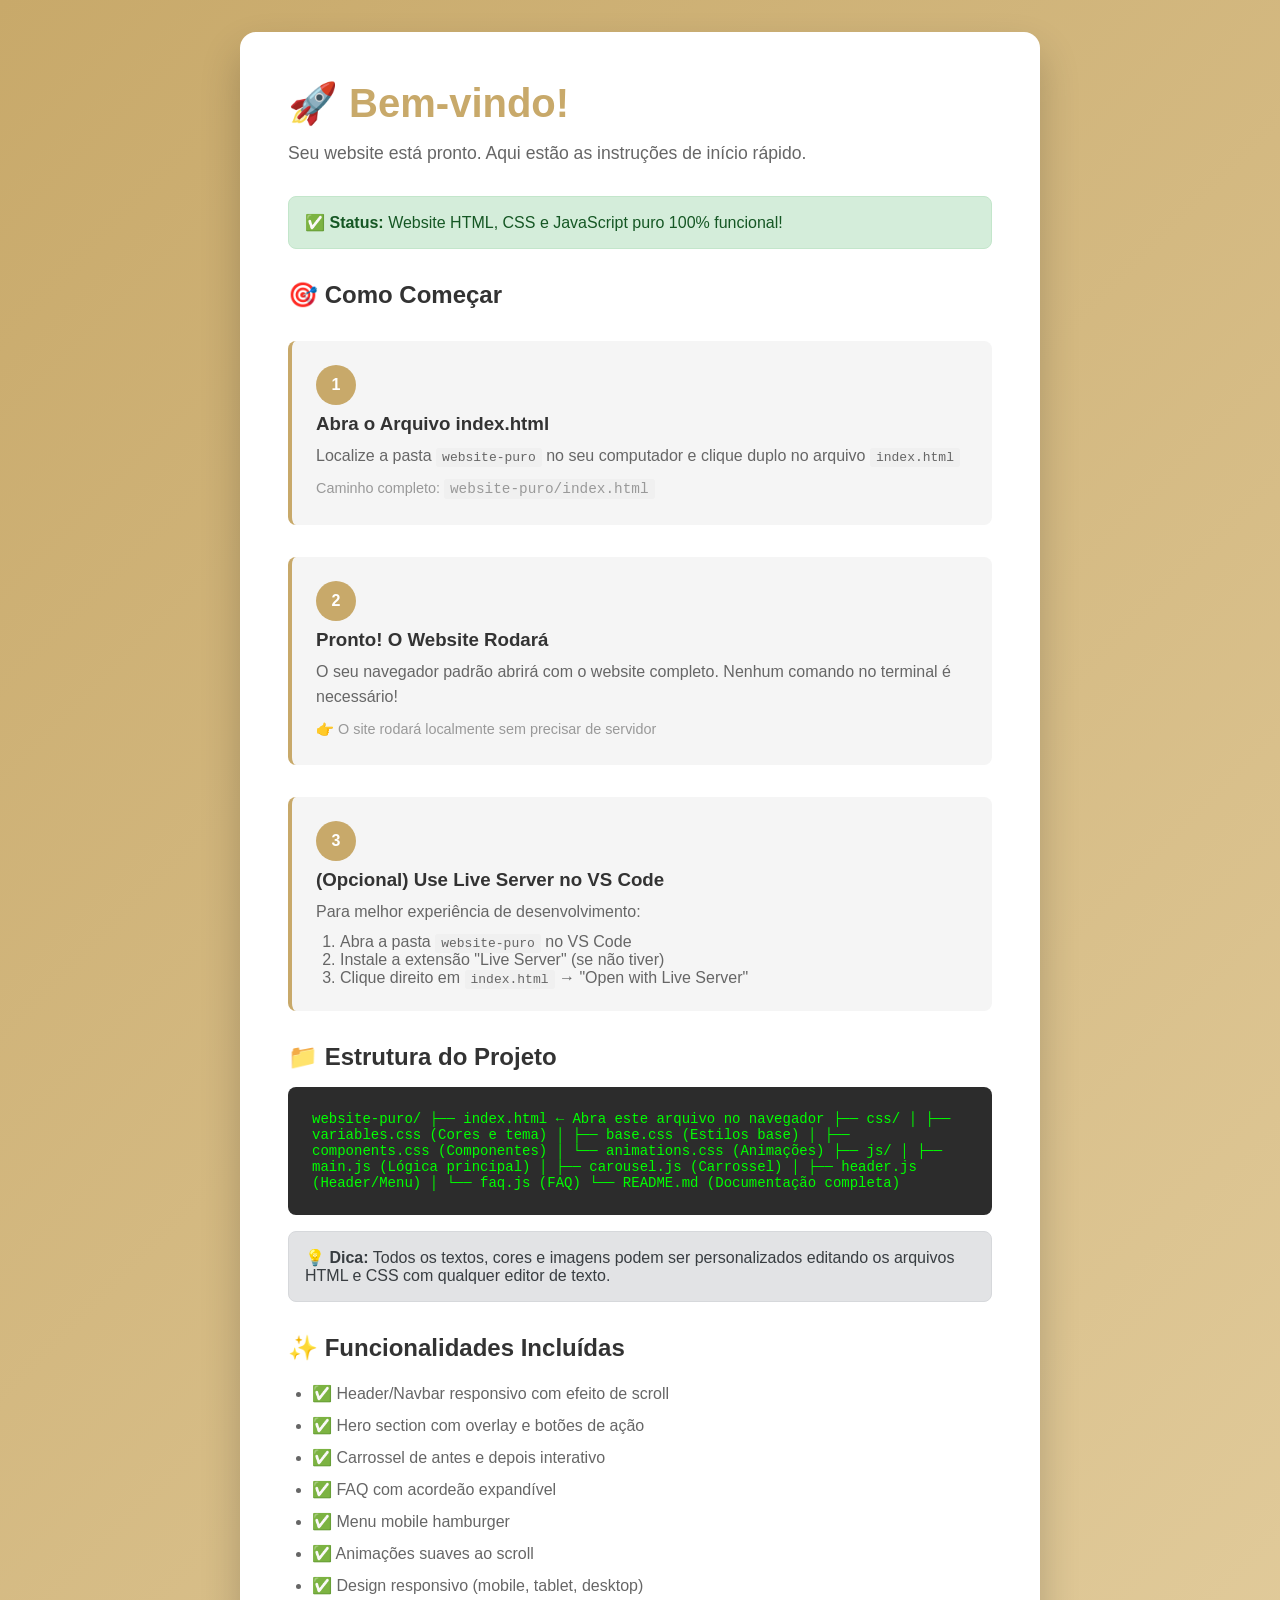
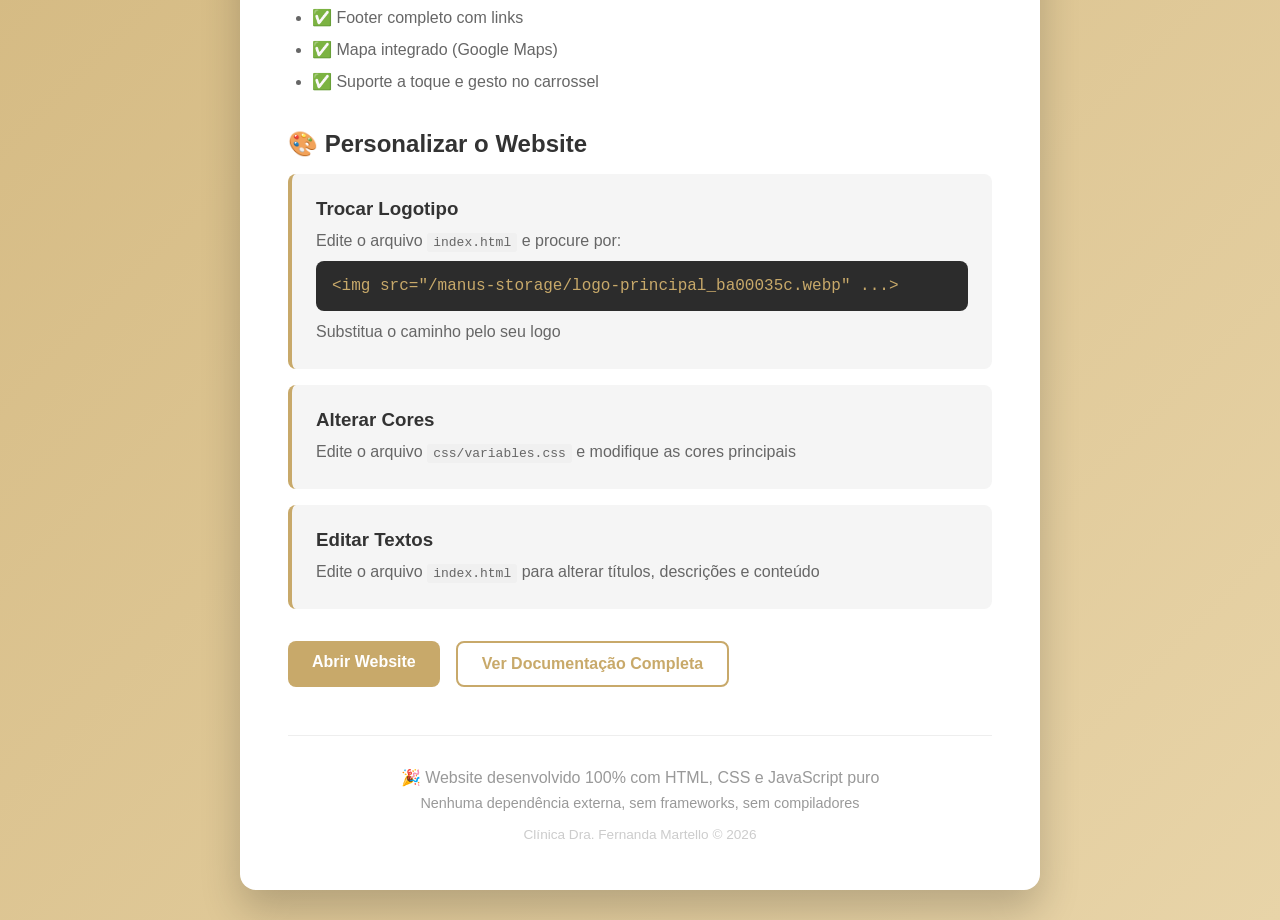
<file: COMECE-AQUI.html>
<!-- INSTRUÇÕES RÁPIDAS DE INÍCIO -->

<!DOCTYPE html>
<html lang="pt-BR">
<head>
    <meta charset="UTF-8">
    <meta name="viewport" content="width=device-width, initial-scale=1.0">
    <title>🚀 Como Começar - Website Dra. Fernanda Martello</title>
    <style>
        * {
            margin: 0;
            padding: 0;
            box-sizing: border-box;
        }
        
        body {
            font-family: 'Poppins', sans-serif;
            background: linear-gradient(135deg, #C8A96A 0%, #E8D4A8 100%);
            min-height: 100vh;
            padding: 2rem;
            display: flex;
            align-items: center;
            justify-content: center;
        }
        
        .container {
            background: white;
            border-radius: 1rem;
            box-shadow: 0 20px 40px rgba(0, 0, 0, 0.2);
            max-width: 800px;
            padding: 3rem;
            animation: slideUp 0.6s ease-out;
        }
        
        @keyframes slideUp {
            from {
                opacity: 0;
                transform: translateY(30px);
            }
            to {
                opacity: 1;
                transform: translateY(0);
            }
        }
        
        h1 {
            color: #C8A96A;
            margin-bottom: 1rem;
            font-size: 2.5rem;
        }
        
        .subtitle {
            color: #666;
            margin-bottom: 2rem;
            font-size: 1.1rem;
        }
        
        .steps {
            display: grid;
            gap: 2rem;
            margin: 2rem 0;
        }
        
        .step {
            background: #f5f5f5;
            padding: 1.5rem;
            border-radius: 0.5rem;
            border-left: 4px solid #C8A96A;
            transition: all 0.3s ease;
        }
        
        .step:hover {
            box-shadow: 0 4px 12px rgba(200, 169, 106, 0.2);
            transform: translateX(5px);
        }
        
        .step-number {
            display: inline-block;
            width: 2.5rem;
            height: 2.5rem;
            background: #C8A96A;
            color: white;
            border-radius: 50%;
            display: flex;
            align-items: center;
            justify-content: center;
            font-weight: bold;
            margin-right: 1rem;
            margin-bottom: 0.5rem;
        }
        
        .step h3 {
            color: #333;
            margin-bottom: 0.5rem;
        }
        
        .step p {
            color: #666;
            line-height: 1.6;
        }
        
        .code {
            background: #2c2c2c;
            color: #C8A96A;
            padding: 1rem;
            border-radius: 0.5rem;
            font-family: 'Courier New', monospace;
            margin-top: 0.5rem;
            overflow-x: auto;
        }
        
        .buttons {
            display: flex;
            gap: 1rem;
            margin-top: 2rem;
            flex-wrap: wrap;
        }
        
        .btn {
            padding: 0.75rem 1.5rem;
            border-radius: 0.5rem;
            border: none;
            font-weight: 600;
            cursor: pointer;
            transition: all 0.3s ease;
            text-decoration: none;
            display: inline-block;
            text-align: center;
        }
        
        .btn-primary {
            background: #C8A96A;
            color: white;
        }
        
        .btn-primary:hover {
            background: #A78A4F;
            transform: translateY(-2px);
            box-shadow: 0 4px 12px rgba(200, 169, 106, 0.3);
        }
        
        .btn-secondary {
            background: white;
            color: #C8A96A;
            border: 2px solid #C8A96A;
        }
        
        .btn-secondary:hover {
            background: #f5f5f5;
        }
        
        .file-structure {
            background: #2c2c2c;
            color: #0f0;
            padding: 1.5rem;
            border-radius: 0.5rem;
            font-family: 'Courier New', monospace;
            margin: 1rem 0;
            overflow-x: auto;
            font-size: 0.875rem;
        }
        
        .success-message {
            background: #d4edda;
            border: 1px solid #c3e6cb;
            color: #155724;
            padding: 1rem;
            border-radius: 0.5rem;
            margin: 1rem 0;
        }
        
        .info-message {
            background: #e2e3e5;
            border: 1px solid #d6d8db;
            color: #383d41;
            padding: 1rem;
            border-radius: 0.5rem;
            margin: 1rem 0;
        }
        
        .footer {
            text-align: center;
            margin-top: 3rem;
            padding-top: 2rem;
            border-top: 1px solid #eee;
            color: #999;
        }
        
        @media (max-width: 600px) {
            .container {
                padding: 1.5rem;
            }
            
            h1 {
                font-size: 1.8rem;
            }
            
            .buttons {
                flex-direction: column;
            }
            
            .btn {
                width: 100%;
            }
        }
    </style>
</head>
<body>
    <div class="container">
        <h1>🚀 Bem-vindo!</h1>
        <p class="subtitle">Seu website está pronto. Aqui estão as instruções de início rápido.</p>
        
        <div class="success-message">
            ✅ <strong>Status:</strong> Website HTML, CSS e JavaScript puro 100% funcional!
        </div>
        
        <h2 style="color: #333; margin-top: 2rem; margin-bottom: 1rem;">🎯 Como Começar</h2>
        
        <div class="steps">
            <div class="step">
                <div class="step-number">1</div>
                <h3>Abra o Arquivo index.html</h3>
                <p>Localize a pasta <code style="background: #f0f0f0; padding: 2px 6px; border-radius: 3px;">website-puro</code> no seu computador e clique duplo no arquivo <code style="background: #f0f0f0; padding: 2px 6px; border-radius: 3px;">index.html</code></p>
                <p style="margin-top: 0.5rem; font-size: 0.9rem; color: #999;">Caminho completo: <code style="background: #f0f0f0; padding: 2px 6px; border-radius: 3px;">website-puro/index.html</code></p>
            </div>
            
            <div class="step">
                <div class="step-number">2</div>
                <h3>Pronto! O Website Rodará</h3>
                <p>O seu navegador padrão abrirá com o website completo. Nenhum comando no terminal é necessário!</p>
                <p style="margin-top: 0.5rem; font-size: 0.9rem; color: #999;">👉 O site rodará localmente sem precisar de servidor</p>
            </div>
            
            <div class="step">
                <div class="step-number">3</div>
                <h3>(Opcional) Use Live Server no VS Code</h3>
                <p>Para melhor experiência de desenvolvimento:</p>
                <ol style="margin-left: 1.5rem; color: #666; margin-top: 0.5rem;">
                    <li>Abra a pasta <code style="background: #f0f0f0; padding: 2px 6px; border-radius: 3px;">website-puro</code> no VS Code</li>
                    <li>Instale a extensão "Live Server" (se não tiver)</li>
                    <li>Clique direito em <code style="background: #f0f0f0; padding: 2px 6px; border-radius: 3px;">index.html</code> → "Open with Live Server"</li>
                </ol>
            </div>
        </div>
        
        <h2 style="color: #333; margin-top: 2rem; margin-bottom: 1rem;">📁 Estrutura do Projeto</h2>
        
        <div class="file-structure">
website-puro/
├── index.html          ← Abra este arquivo no navegador
├── css/
│   ├── variables.css   (Cores e tema)
│   ├── base.css        (Estilos base)
│   ├── components.css  (Componentes)
│   └── animations.css  (Animações)
├── js/
│   ├── main.js         (Lógica principal)
│   ├── carousel.js     (Carrossel)
│   ├── header.js       (Header/Menu)
│   └── faq.js          (FAQ)
└── README.md           (Documentação completa)
        </div>
        
        <div class="info-message">
            💡 <strong>Dica:</strong> Todos os textos, cores e imagens podem ser personalizados editando os arquivos HTML e CSS com qualquer editor de texto.
        </div>
        
        <h2 style="color: #333; margin-top: 2rem; margin-bottom: 1rem;">✨ Funcionalidades Incluídas</h2>
        
        <ul style="color: #666; line-height: 2; margin-left: 1.5rem;">
            <li>✅ Header/Navbar responsivo com efeito de scroll</li>
            <li>✅ Hero section com overlay e botões de ação</li>
            <li>✅ Carrossel de antes e depois interativo</li>
            <li>✅ FAQ com acordeão expandível</li>
            <li>✅ Menu mobile hamburger</li>
            <li>✅ Animações suaves ao scroll</li>
            <li>✅ Design responsivo (mobile, tablet, desktop)</li>
            <li>✅ Footer completo com links</li>
            <li>✅ Mapa integrado (Google Maps)</li>
            <li>✅ Suporte a toque e gesto no carrossel</li>
        </ul>
        
        <h2 style="color: #333; margin-top: 2rem; margin-bottom: 1rem;">🎨 Personalizar o Website</h2>
        
        <div class="step">
            <h3>Trocar Logotipo</h3>
            <p>Edite o arquivo <code style="background: #f0f0f0; padding: 2px 6px; border-radius: 3px;">index.html</code> e procure por:</p>
            <div class="code">&lt;img src="/manus-storage/logo-principal_ba00035c.webp" ...&gt;</div>
            <p style="margin-top: 0.5rem;">Substitua o caminho pelo seu logo</p>
        </div>
        
        <div class="step" style="margin-top: 1rem;">
            <h3>Alterar Cores</h3>
            <p>Edite o arquivo <code style="background: #f0f0f0; padding: 2px 6px; border-radius: 3px;">css/variables.css</code> e modifique as cores principais</p>
        </div>
        
        <div class="step" style="margin-top: 1rem;">
            <h3>Editar Textos</h3>
            <p>Edite o arquivo <code style="background: #f0f0f0; padding: 2px 6px; border-radius: 3px;">index.html</code> para alterar títulos, descrições e conteúdo</p>
        </div>
        
        <div class="buttons">
            <a href="index.html" class="btn btn-primary">Abrir Website</a>
            <a href="README.md" class="btn btn-secondary">Ver Documentação Completa</a>
        </div>
        
        <div class="footer">
            <p>🎉 Website desenvolvido 100% com HTML, CSS e JavaScript puro</p>
            <p style="margin-top: 0.5rem; font-size: 0.9rem;">Nenhuma dependência externa, sem frameworks, sem compiladores</p>
            <p style="margin-top: 1rem; font-size: 0.85rem; color: #ccc;">Clínica Dra. Fernanda Martello © 2026</p>
        </div>
    </div>
</body>
</html>
</file>
<file: css/variables.css>
/* ============================================
   VARIÁVEIS CSS - Tema Dourado Premium
   ============================================ */

:root {
    /* Cores Primárias */
    --primary: #C8A96A;
    --primary-light: #E8D4A8;
    --primary-dark: #A78A4F;
    
    /* Fundo */
    --background: #FAFAF8;
    --foreground: #2C2C2C;
    
    /* Cards e Componentes */
    --card-bg: #FFFFFF;
    --card-foreground: #2C2C2C;
    
    /* Secundário */
    --secondary: #F5F1E8;
    --secondary-foreground: #333333;
    
    /* Neutros */
    --muted: #E8DCC8;
    --muted-foreground: #666666;
    --border: #E8E4D8;
    --border-light: #F0EDE5;
    
    /* Shadows */
    --shadow-sm: 0 1px 2px rgba(0, 0, 0, 0.05);
    --shadow-md: 0 4px 6px rgba(0, 0, 0, 0.1);
    --shadow-lg: 0 10px 25px rgba(0, 0, 0, 0.1);
    --shadow-xl: 0 20px 40px rgba(0, 0, 0, 0.15);
    
    /* Espaçamentos */
    --spacing-2: 0.5rem;
    --spacing-4: 1rem;
    --spacing-6: 1.5rem;
    --spacing-8: 2rem;
    --spacing-12: 3rem;
    --spacing-16: 4rem;
    
    /* Border Radius */
    --radius: 0.5rem;
    --radius-lg: 1rem;
    
    /* Tipografia */
    --font-display: 'Playfair Display', serif;
    --font-body: 'Poppins', sans-serif;
    
    /* Transitions */
    --transition: all 0.3s ease-out;
}

/* Dark Mode (opcional para o futuro) */
.dark {
    --primary: #D4B896;
    --background: #1A1A1A;
    --foreground: #F5F5F5;
    --card-bg: #2A2A2A;
    --card-foreground: #F5F5F5;
    --secondary: #333333;
    --muted: #555555;
    --muted-foreground: #AAAAAA;
    --border: #444444;
}
</file>
<file: css/base.css>
/* ============================================
   BASE CSS - Reset e Estilos Fundamentais
   ============================================ */

/* Reset Universal */
* {
    margin: 0;
    padding: 0;
    box-sizing: border-box;
}

html {
    scroll-behavior: smooth;
    -webkit-font-smoothing: antialiased;
    -moz-osx-font-smoothing: grayscale;
}

body {
    font-family: var(--font-body);
    background-color: var(--background);
    color: var(--foreground);
    line-height: 1.6;
    font-size: 16px;
    letter-spacing: 0.3px;
}

/* Tipografia */
h1, h2, h3, h4, h5, h6 {
    font-family: var(--font-display);
    font-weight: 600;
    line-height: 1.2;
    letter-spacing: 0.5px;
    margin-bottom: var(--spacing-4);
}

h1 {
    font-size: clamp(2.5rem, 5vw, 3.5rem);
    font-weight: 700;
}

h2 {
    font-size: clamp(1.875rem, 4vw, 2.75rem);
    font-weight: 700;
}

h3 {
    font-size: clamp(1.5rem, 3vw, 2rem);
}

h4 {
    font-size: 1.25rem;
}

h5 {
    font-size: 1.125rem;
}

h6 {
    font-size: 1rem;
}

p {
    line-height: 1.8;
    color: var(--muted-foreground);
    margin-bottom: var(--spacing-4);
}

p:last-child {
    margin-bottom: 0;
}

/* Links */
a {
    color: var(--primary);
    text-decoration: none;
    transition: var(--transition);
}

a:hover {
    opacity: 0.8;
    text-decoration: underline;
}

/* Listas */
ul, ol {
    list-style: none;
}

li {
    list-style: none;
}

/* Imagens */
img {
    max-width: 100%;
    height: auto;
    display: block;
}

/* Botões */
button {
    border: none;
    cursor: pointer;
    font-family: var(--font-body);
}

/* Inputs */
input, textarea, select {
    font-family: var(--font-body);
}

/* Container Principal */
.container {
    width: 100%;
    max-width: 1200px;
    margin: 0 auto;
    padding: 0 var(--spacing-6);
}

@media (max-width: 768px) {
    .container {
        padding: 0 var(--spacing-4);
    }
}

/* Seções */
.section {
    padding: var(--spacing-16) 0;
    background-color: var(--background);
}

.section.bg-secondary {
    background-color: var(--secondary);
}

/* Section Header */
.section-header {
    text-align: center;
    margin-bottom: var(--spacing-16);
}

.section-header h2 {
    margin-bottom: var(--spacing-6);
}

.section-header p {
    font-size: 1.25rem;
    color: var(--muted-foreground);
    max-width: 40rem;
    margin: 0 auto;
}

/* Grid para seções 2 colunas */
.section-grid {
    display: grid;
    grid-template-columns: 1fr 1fr;
    gap: var(--spacing-12);
    align-items: center;
}

@media (max-width: 768px) {
    .section-grid {
        grid-template-columns: 1fr;
        gap: var(--spacing-8);
    }
}

.section-image {
    overflow: hidden;
    border-radius: var(--radius-lg);
}

.section-image img {
    width: 100%;
    height: auto;
    border-radius: var(--radius-lg);
    box-shadow: var(--shadow-lg);
}

.section-content {
    position: relative;
}

.section-content h2 {
    margin-bottom: var(--spacing-6);
}

.section-content p {
    margin-bottom: var(--spacing-4);
}

/* Divisor Dourado */
.divider-gold {
    width: 4rem;
    height: 2px;
    background: var(--primary);
    margin: var(--spacing-8) 0;
}

/* Quote */
.quote {
    font-style: italic;
    color: var(--primary);
    font-size: 1.125rem;
    font-weight: 500;
    font-family: var(--font-display);
    margin-bottom: 0 !important;
}

/* Accessibility */
.sr-only {
    position: absolute;
    width: 1px;
    height: 1px;
    padding: 0;
    margin: -1px;
    overflow: hidden;
    clip: rect(0, 0, 0, 0);
    white-space: nowrap;
    border-width: 0;
}

/* Focus Visible */
*:focus-visible {
    outline: 2px solid var(--primary);
    outline-offset: 2px;
}

/* Scrollbar Personalizado */
::-webkit-scrollbar {
    width: 8px;
    height: 8px;
}

::-webkit-scrollbar-track {
    background: var(--background);
}

::-webkit-scrollbar-thumb {
    background: var(--primary);
    border-radius: var(--radius);
}

::-webkit-scrollbar-thumb:hover {
    background: var(--primary-dark);
}

/* Utilidade: Sem selecionar texto */
.no-select {
    user-select: none;
    -webkit-user-select: none;
    -moz-user-select: none;
    -ms-user-select: none;
}
</file>
<file: css/components.css>
/* ============================================
   COMPONENTS CSS - Componentes Reutilizáveis
   ============================================ */

/* ========== HEADER / NAVBAR ========== */
.header {
    position: fixed;
    top: 0;
    left: 0;
    right: 0;
    z-index: 1000;
    transition: var(--transition);
    background-color: transparent;
}

.header.scrolled {
    background-color: rgba(255, 255, 255, 0.9);
    backdrop-filter: blur(10px);
    box-shadow: var(--shadow-sm);
}

.header nav {
    display: flex;
    justify-content: space-between;
    align-items: center;
    height: 5rem;
}

.navbar-brand {
    flex-shrink: 0;
}

.logo {
    height: 13rem;
    width: auto;
    
}

.navbar-menu {
    display: flex;
    align-items: center;
    gap: var(--spacing-8);
}

.nav-link {
    font-size: 0.875rem;
    font-weight: 500;
    transition: var(--transition);
    color: white;
}

.header.scrolled .nav-link {
    color: var(--foreground);
}

.nav-link:hover {
    color: var(--primary);
}

.menu-toggle {
    display: none;
    flex-direction: column;
    gap: 4px;
    background: none;
}

.menu-toggle span {
    width: 1.5rem;
    height: 2px;
    background-color: var(--foreground);
    border-radius: 2px;
    transition: var(--transition);
}

.header.scrolled .menu-toggle span {
    background-color: var(--foreground);
}

@media (max-width: 768px) {
    .menu-toggle {
        display: flex;
    }

    .navbar-menu {
        display: none;
        position: absolute;
        top: 5rem;
        left: 0;
        right: 0;
        flex-direction: column;
        gap: var(--spacing-4);
        background-color: var(--card-bg);
        padding: var(--spacing-8);
        box-shadow: var(--shadow-md);
    }

    .navbar-menu.active {
        display: flex;
    }

    .nav-link {
        color: var(--foreground);
    }
}

/* ========== BUTTONS ========== */
.btn-primary,
.btn-secondary {
    padding: var(--spacing-4) var(--spacing-6);
    border-radius: var(--radius);
    font-weight: 500;
    transition: var(--transition);
    display: inline-block;
    text-align: center;
    text-decoration: none !important;
    cursor: pointer;
    border: none;
    font-family: var(--font-body);
    font-size: 0.875rem;
}

.btn-primary {
    background-color: var(--primary);
    color: white;
}

.btn-primary:hover {
   background-color: white;
    color: var(--primary);
    opacity: 1;
}

.btn-secondary {
    background-color: var(--primary);
    color: white;
    border: 1px solid white;
}

.btn-secondary:hover {
    background-color: white;
    color: var(--primary);
    opacity: 1;
}

.header.scrolled .btn-secondary {
    color: var(--primary);
    border-color: var(--primary);
}

.header.scrolled .btn-secondary:hover {
    background-color: var(--primary);
    color: white;
}

.btn-lg {
    padding: var(--spacing-6) var(--spacing-8);
    font-size: 1rem;
}

/* ========== HERO SECTION ========== */
.hero {
    position: relative;
    min-height: 100vh;
    display: flex;
    align-items: center;
    justify-content: center;
    padding-top: 5rem;
    overflow: hidden;
    background-image: url('../assets/img/hero-background_25b4bfab.png');
    background-size: cover;
    background-position: center;
}

.hero-overlay {
    position: absolute;
    inset: 0;
    background: linear-gradient(to bottom, rgba(0, 0, 0, 0.2), rgba(0, 0, 0, 0.4));
    z-index: 1;
}

.hero-content {
    position: relative;
    z-index: 2;
    text-align: center;
    color: white;
    max-width: 48rem;
    padding: 0 var(--spacing-6);
    animation: fadeUp 0.8s ease-out;
}

.hero-title {
    color: white;
    margin-bottom: var(--spacing-6);
    font-weight: 700;
}

.hero-subtitle {
    font-size: 1.25rem;
    margin-bottom: var(--spacing-8);
    font-weight: 300;
    opacity: 0.95;
}

.hero-description {
    font-size: 1.125rem;
    margin-bottom: var(--spacing-12);
    opacity: 0.9;
    line-height: 1.8;
}

.hero-buttons {
    display: flex;
    flex-direction: column;
    gap: var(--spacing-4);
    justify-content: center;
}

@media (min-width: 640px) {
    .hero-buttons {
        flex-direction: row;
    }
}

.scroll-indicator {
    position: absolute;
    bottom: var(--spacing-8);
    left: 50%;
    transform: translateX(-50%);
    animation: bounce 2s infinite;
    color: white;
    z-index: 2;
}

.scroll-indicator svg {
    width: 2rem;
    height: 2rem;
}

/* ========== CARDS ========== */
.card {
    background-color: var(--card-bg);
    border-radius: var(--radius-lg);
    padding: var(--spacing-8);
    transition: var(--transition);
    border: 1px solid var(--border-light);
}

.card:hover {
    box-shadow: var(--shadow-lg);
}

.card-premium {
    box-shadow: var(--shadow-md);
}

.card-premium:hover {
    box-shadow: var(--shadow-lg);
    transform: translateY(-4px);
}

.card-full {
    width: 100%;
    text-align: center;
    margin-top: var(--spacing-8);
}

.card h3 {
    margin-bottom: var(--spacing-4);
    color: var(--foreground);
}

.card p {
    color: var(--muted-foreground);
    margin-bottom: var(--spacing-4);
}

.card-flex {
    display: flex;
    gap: var(--spacing-4);
    align-items: flex-start;
}

.icon-check {
    width: 1.5rem;
    height: 1.5rem;
    color: var(--primary);
    flex-shrink: 0;
    margin-top: 2px;
}

/* ========== GRIDS ========== */
.cards-grid {
    display: grid;
    grid-template-columns: repeat(auto-fit, minmax(300px, 1fr));
    gap: var(--spacing-8);
    margin-bottom: var(--spacing-12);
}

.services-grid {
    display: grid;
    grid-template-columns: repeat(auto-fit, minmax(350px, 1fr));
    gap: var(--spacing-8);
}

.testimonials-grid {
    display: grid;
    grid-template-columns: repeat(auto-fit, minmax(300px, 1fr));
    gap: var(--spacing-8);
}

.gallery-grid {
    display: grid;
    grid-template-columns: repeat(auto-fit, minmax(300px, 1fr));
    gap: var(--spacing-8);
}

.gallery-item {
    overflow: hidden;
    border-radius: var(--radius-lg);
    box-shadow: var(--shadow-lg);
}

.gallery-item img {
    width: 100%;
    height: 24rem;
    object-fit: cover;
    transition: var(--transition);
}

.gallery-item:hover img {
    transform: scale(1.05);
}

/* ========== SERVICE LIST ========== */
.service-list {
    list-style: none;
    display: flex;
    flex-direction: column;
    gap: var(--spacing-3);
}

.service-list li {
    display: flex;
    gap: var(--spacing-4);
    margin-bottom: var(--spacing-4);
    align-items: center;
}

.service-list li:last-child {
    margin-bottom: 0;
}

.service-list svg {
    width: 1.25rem;
    height: 1.25rem;
    color: var(--primary);
    flex-shrink: 0;
}

/* ========== PROTOCOL CARDS ========== */
.protocol-cards {
    display: flex;
    flex-direction: column;
    gap: var(--spacing-8);
}

.protocol-cards .card {
    background-color: var(--card-bg);
}

/* ========== CONTACT CARDS ========== */
.contact-cards {
    display: grid;
    grid-template-columns: repeat(auto-fit, minmax(280px, 1fr));
    gap: var(--spacing-8);
    margin-bottom: var(--spacing-16);
}

.contact-card {
    text-align: center;
}

.contact-card:hover {
    text-decoration: none !important;
}

.contact-icon {
    width: 2rem;
    height: 2rem;
    color: var(--primary);
    margin: 0 auto var(--spacing-4);
}

.contact-info {
    background-color: var(--secondary);
    text-align: center;
}

.contact-buttons {
    display: flex;
    flex-direction: column;
    gap: var(--spacing-4);
    margin-top: var(--spacing-8);
}

@media (min-width: 640px) {
    .contact-buttons {
        flex-direction: row;
        justify-content: center;
    }
}

/* ========== MAP ========== */
.map-container {
    width: 100%;
    height: 24rem;
    border-radius: var(--radius-lg);
    overflow: hidden;
    box-shadow: var(--shadow-lg);
    margin-bottom: var(--spacing-12);
}

.map-container iframe {
    width: 100%;
    height: 100%;
    border: none;
}

/* ========== TESTIMONIALS ========== */
.testimonial-rating {
    display: flex;
    gap: 0.25rem;
    margin-bottom: var(--spacing-4);
}

.testimonial-rating span {
    color: var(--primary);
    font-size: 1rem;
}

.testimonial-text {
    font-style: italic;
    color: var(--muted-foreground);
    margin-bottom: var(--spacing-6);
    line-height: 1.8;
}

.testimonial-author {
    border-top: 1px solid var(--border);
    padding-top: var(--spacing-4);
}

.testimonial-name {
    font-weight: 600;
    color: var(--foreground);
    margin-bottom: 0.25rem !important;
}

.testimonial-specialty {
    font-size: 0.875rem;
    color: var(--primary);
    margin-bottom: 0 !important;
}

/* ========== CTA SECTION ========== */
.cta-section {
    background: linear-gradient(135deg, rgba(200, 169, 106, 0.1), rgba(200, 169, 106, 0.05));
    text-align: center;
}

.cta-section h2 {
    margin-bottom: var(--spacing-6);
}

.cta-section p {
    font-size: 1.125rem;
    margin-bottom: var(--spacing-8);
    max-width: 40rem;
    margin-left: auto;
    margin-right: auto;
}

/* ========== TIP CARD ========== */
.tip-card {
    text-align: center;
    background-color: var(--card-bg);
}

.tip-card p {
    color: var(--muted-foreground);
    margin-bottom: 0;
}

/* ========== FORMATION / TRAINING SECTION ========== */
.badge-gold {
    display: inline-block;
    padding: var(--spacing-2) var(--spacing-6);
    background-color: rgba(180, 141, 82, 0.1);
    color: var(--primary);
    font-size: 0.75rem;
    font-weight: 600;
    letter-spacing: 0.1em;
    border: 1px solid var(--primary);
    border-radius: 2rem;
    margin-bottom: var(--spacing-4);
    text-transform: uppercase;
}

.training-image-container {
    position: relative;
    overflow: hidden;
    border-radius: var(--radius-lg);
    box-shadow: var(--shadow-lg);
    border: 3px solid var(--primary);
}

.training-main-image {
    width: 100%;
    height: auto;
    display: block;
    transition: var(--transition);
}

.training-image-container:hover .training-main-image {
    transform: scale(1.05);
}

/* ========== TRAINING PILLARS ========== */
.training-pillars {
    display: grid;
    grid-template-columns: 1fr;
    gap: var(--spacing-6);
    margin: var(--spacing-12) 0;
}

@media (min-width: 640px) {
    .training-pillars {
        grid-template-columns: repeat(2, 1fr);
    }
}

@media (min-width: 1024px) {
    .training-pillars {
        grid-template-columns: repeat(5, 1fr);
    }
}

.pillar-item {
    text-align: center;
    padding: var(--spacing-8);
    background-color: var(--card-bg);
    border-radius: var(--radius-lg);
    border: 1px solid var(--border);
    transition: var(--transition);
}

.pillar-item:hover {
    transform: translateY(-8px);
    box-shadow: var(--shadow-lg);
    border-color: var(--primary);
}

.pillar-icon {
    width: 4rem;
    height: 4rem;
    margin: 0 auto var(--spacing-4);
    display: flex;
    align-items: center;
    justify-content: center;
    background: linear-gradient(135deg, rgba(180, 141, 82, 0.1), rgba(180, 141, 82, 0.05));
    border-radius: var(--radius-full);
}

.pillar-icon svg {
    width: 2rem;
    height: 2rem;
    color: var(--primary);
    stroke-width: 2;
}

.pillar-item h3 {
    font-size: 1rem;
    font-weight: 600;
    margin-bottom: var(--spacing-2);
    color: var(--foreground);
}

.pillar-item p {
    font-size: 0.875rem;
    color: var(--muted-foreground);
    margin: 0;
}

/* ========== DIVIDER AND QUOTE ========== */
.divider-gold {
    width: 3rem;
    height: 0.25rem;
    background: linear-gradient(90deg, transparent, var(--primary), transparent);
    margin: var(--spacing-6) 0;
}

.quote {
    font-style: italic;
    font-size: 1.1rem;
    color: var(--primary);
    line-height: 1.6;
}
</file>
<file: css/animations.css>
/* ============================================
   ANIMATIONS CSS - Animações e Transições
   ============================================ */

/* ========== CAROUSEL ========== */
.carousel-container {
    position: relative;
    margin-bottom: var(--spacing-12);
}

.carousel {
    overflow: hidden;
    margin: 0 var(--spacing-8);
}

@media (max-width: 768px) {
    .carousel {
        margin: 0;
    }
}

.carousel-track {
    display: flex;
    gap: var(--spacing-12);
    transition: transform 0.5s ease-out;
}

.carousel-item {
    flex-shrink: 0;
    width: 320px;
    animation: slideInRight 0.6s ease-out;
}

@media (max-width: 768px) {
    .carousel-item {
        width: 100%;
    }
}

.carousel-item-image {
    width: 100%;
    height: 16rem;
    background: linear-gradient(135deg, rgba(200, 169, 106, 0.1), rgba(200, 169, 106, 0.05));
    border-radius: var(--radius-lg);
    display: flex;
    align-items: center;
    justify-content: center;
    margin-bottom: var(--spacing-4);
    text-align: center;
    overflow: hidden;
    border: 0;
    padding: 0;
    cursor: zoom-in;
    transition: transform 0.25s ease, box-shadow 0.25s ease;
}

.carousel-item-image:hover,
.carousel-item-image:focus-visible {
    transform: scale(1.02);
    box-shadow: var(--shadow-lg);
    outline: 2px solid var(--primary);
    outline-offset: 3px;
}

.carousel-image {
    width: 100%;
    height: 100%;
    object-fit: cover;
    border-radius: var(--radius-lg);
}

.carousel-item-image p {
    color: var(--muted-foreground);
    margin: 0;
}

.carousel-item-image .primary-text {
    display: block;
    color: var(--primary);
    font-weight: 600;
    margin-top: var(--spacing-4);
}

.carousel-item h3 {
    font-size: 1.125rem;
    margin-bottom: var(--spacing-2);
}

.carousel-item p {
    font-size: 0.875rem;
    color: var(--muted-foreground);
}

.carousel-item p:last-child {
    font-size: 0.75rem;
    font-style: italic;
    margin-bottom: 0;
}

/* Visualização ampliada do card */
body.modal-open {
    overflow: hidden;
}

.carousel-modal {
    position: fixed;
    inset: 0;
    z-index: 1000;
    display: grid;
    place-items: center;
    padding: 2rem;
    opacity: 0;
    visibility: hidden;
    transition: opacity 0.3s ease, visibility 0.3s ease;
    perspective: 1200px;
}

.carousel-modal.is-open {
    opacity: 1;
    visibility: visible;
}

.carousel-modal-backdrop {
    position: absolute;
    inset: 0;
    background: rgba(18, 16, 13, 0.78);
    backdrop-filter: blur(6px);
}

.carousel-modal-card {
    position: relative;
    z-index: 1;
    width: min(760px, 92vw);
    max-height: 88vh;
    overflow: auto;
    border-radius: var(--radius-lg);
    background: var(--card-bg);
    box-shadow: 0 28px 70px rgba(0, 0, 0, 0.45);
    transform: rotateX(12deg) rotateY(-8deg) scale(0.82);
    transform-origin: center;
    transition: transform 0.45s cubic-bezier(0.2, 0.8, 0.2, 1);
}

.carousel-modal.is-open .carousel-modal-card {
    transform: rotateX(0) rotateY(0) scale(1);
}

.carousel-modal-image {
    display: block;
    width: 100%;
    max-height: 58vh;
    object-fit: contain;
    background: #16120c;
}

.carousel-modal-content {
    padding: var(--spacing-6);
}

.carousel-modal-content h3 {
    margin-bottom: var(--spacing-2);
}

.carousel-modal-desc {
    color: var(--primary);
    font-weight: 600;
}

.carousel-modal-texto {
    margin-bottom: 0;
    color: var(--muted-foreground);
}

.carousel-modal-close {
    position: absolute;
    top: 0.75rem;
    right: 0.75rem;
    z-index: 2;
    width: 2.5rem;
    height: 2.5rem;
    border: 0;
    border-radius: 50%;
    color: #fff;
    background: rgba(0, 0, 0, 0.58);
    cursor: pointer;
    font-size: 2rem;
    line-height: 1;
}

.carousel-modal-close:hover,
.carousel-modal-close:focus-visible {
    background: var(--primary);
    outline: 2px solid #fff;
    outline-offset: 2px;
}

@media (max-width: 768px) {
    .carousel-modal {
        padding: 1rem;
    }

    .carousel-modal-card {
        width: 94vw;
        max-height: 90vh;
    }

    .carousel-modal-image {
        max-height: 52vh;
    }
}

/* Botões do Carrossel */
.carousel-btn {
    position: absolute;
    top: 50%;
    transform: translateY(-50%);
    z-index: 10;
    width: 3rem;
    height: 3rem;
    border-radius: 50%;
    background-color: var(--primary);
    color: white;
    border: none;
    cursor: pointer;
    display: flex;
    align-items: center;
    justify-content: center;
    transition: var(--transition);
    box-shadow: var(--shadow-md);
}

.carousel-btn:hover {
    background-color: var(--primary-dark);
    transform: translateY(-50%) scale(1.1);
}

.carousel-btn svg {
    width: 1.5rem;
    height: 1.5rem;
}

.carousel-btn-prev {
    left: -1.5rem;
}

.carousel-btn-next {
    right: -1.5rem;
}

@media (max-width: 768px) {
    .carousel-btn {
        width: 2.5rem;
        height: 2.5rem;
    }

    .carousel-btn svg {
        width: 1rem;
        height: 1rem;
    }

    .carousel-btn-prev {
        left: var(--spacing-2);
    }

    .carousel-btn-next {
        right: var(--spacing-2);
    }
}

/* ========== FAQ ========== */
.faq-container {
    max-width: 48rem;
    margin: 0 auto;
}

.faq-item {
    border-top: none !important;
    margin-bottom: var(--spacing-4);
}

.faq-toggle {
    width: 100%;
    display: flex;
    justify-content: space-between;
    align-items: center;
    background: none;
    border: none;
    cursor: pointer;
    padding: 0;
    text-align: left;
}

.faq-toggle h3 {
    margin-bottom: 0;
    font-size: 1rem;
    color: var(--foreground);
}

.faq-icon {
    width: 1.25rem;
    height: 1.25rem;
    color: var(--primary);
    transition: var(--transition);
    flex-shrink: 0;
    margin-left: var(--spacing-4);
}

.faq-item.active .faq-icon {
    transform: rotate(180deg);
}

.faq-content {
    max-height: 0;
    overflow: hidden;
    transition: max-height 0.3s ease-out;
    margin-top: var(--spacing-4);
}

.faq-item.active .faq-content {
    max-height: 500px;
}

.faq-content p {
    color: var(--muted-foreground);
    margin-bottom: 0;
}

/* ========== KEYFRAME ANIMATIONS ========== */
@keyframes fadeUp {
    from {
        opacity: 0;
        transform: translateY(30px);
    }
    to {
        opacity: 1;
        transform: translateY(0);
    }
}

@keyframes fadeInLeft {
    from {
        opacity: 0;
        transform: translateX(-30px);
    }
    to {
        opacity: 1;
        transform: translateX(0);
    }
}

@keyframes fadeInRight {
    from {
        opacity: 0;
        transform: translateX(30px);
    }
    to {
        opacity: 1;
        transform: translateX(0);
    }
}

@keyframes slideInRight {
    from {
        opacity: 0;
        transform: translateX(50px);
    }
    to {
        opacity: 1;
        transform: translateX(0);
    }
}

@keyframes bounce {
    0%, 20%, 50%, 80%, 100% {
        transform: translateX(-50%) translateY(0);
    }
    40% {
        transform: translateX(-50%) translateY(-10px);
    }
    60% {
        transform: translateX(-50%) translateY(-5px);
    }
}

/* Aplicar animações com Intersection Observer será feito no JS */
.animate-fade-up {
    animation: fadeUp 0.8s ease-out;
}

.animate-fade-left {
    animation: fadeInLeft 0.8s ease-out;
}

.animate-fade-right {
    animation: fadeInRight 0.8s ease-out;
}

/* ========== FOOTER ========== */
.footer {
    background-color: var(--foreground);
    color: white;
    padding: var(--spacing-12) 0 var(--spacing-8);
}

.footer .container {
    padding: 0 var(--spacing-6);
}

/* 1. Garante o alinhamento no topo para todas as colunas do rodapé */
.footer-grid {
    display: grid;
    grid-template-columns: repeat(auto-fit, minmax(250px, 1fr)); 
    gap: var(--spacing-8);
    margin-bottom: var(--spacing-8);
    align-items: flex-start; /* Alinha todas as colunas rigorosamente pelo topo */
}


.footer-section h4 {
    color: white;
    margin-bottom: var(--spacing-4);
    font-weight: 600;
}

.footer-section p {
    color: rgba(255, 255, 255, 0.7);
    margin-bottom: 0;
}

.footer-section ul li {
    color: rgba(255, 255, 255, 0.7);
    margin-bottom: var(--spacing-2);
}

.footer-section a {
    color: rgba(255, 255, 255, 0.7);
}

.footer-section a:hover {
    color: var(--primary);
    text-decoration: none;
}

/* 3. Ajuste milimétrico do Logotipo */
.footer-logo {
    height: 13rem;
    width: auto; 
    display: block;
    
    /* Puxa o topo da imagem para cima para alinhar o grafismo real com o texto ao lado */
    margin-top: -3.8rem; 
    
    /* Ajusta sutilmente para a esquerda caso a imagem tenha borda transparente lateral */
    margin-left: -1.7rem; 
    
    /* Remove o excesso de espaço transparente abaixo da imagem */
    margin-bottom: -1rem; 
}

/* 2. Primeira coluna (Logo + Frase) */
.footer-section:first-child {
    display: flex;
    flex-direction: column;
    align-items: flex-start; /* Alinha logo e frase à esquerda */
    justify-content: flex-start;
    padding-top: 0;
    margin-top: 0;
}

/* 4. Ajuste milimétrico da frase abaixo da logo */
.footer-section:first-child p {
    font-size: 0.9rem;
    line-height: 1.5;
    color: rgba(255, 255, 255, 0.75);
    margin-top: 0;
    
    /* Alinhamento óptico com a letra 'F' do logotipo */
    padding-left: 0.5rem; 
    
    /* Largura ideal para uma quebra de linha elegante */
    max-width: 250px; 
}

.footer__bottom {
    border-top: 1px solid rgba(255, 255, 255, 0.1);
    padding-top: var(--spacing-8);
    display: flex;
    justify-content: space-between;
    align-items: center;
    gap: var(--spacing-8);
    color: rgba(255, 255, 255, 0.5);
    font-size: 0.875rem;
    flex-wrap: wrap;
}

.footer__developer {
    display: flex;
    align-items: center;
    gap: var(--spacing-3);
    color: inherit;
    text-decoration: none;
}

.footer__developer:hover,
.footer__developer:focus-visible {
    opacity: 0.85;
}

.footer__developer-logo {
    height: 2.5rem;
    width: auto;
    margin-right: var(--spacing-2);
}

.footer__developer-info {
    display: flex;
    flex-direction: column;
    gap: 0.2rem;
}

.footer__developer-info strong {
    color: white;
}

.footer__legal {
    display: flex;
    align-items: center;
    gap: var(--spacing-3);
    flex-wrap: wrap;
    justify-content: flex-end;
}

.footer__legal p {
    margin: 0;
    color: rgba(255, 255, 255, 0.5);
}

.footer__legal-link {
    color: rgba(255, 255, 255, 0.7);
    text-decoration: none;
}

.footer__legal-link:hover {
    color: var(--primary);
}

@media (max-width: 768px) {
    .footer__bottom {
        flex-direction: column;
        align-items: flex-start;
    }

    .footer__legal {
        justify-content: flex-start;
    }
}

/* ========== RESPONSIVE ========== */
@media (max-width: 768px) {
    .hero {
        min-height: 80vh;
        padding-top: 4rem;
    }

    .section {
        padding: var(--spacing-12) 0;
    }

    .section-header {
        margin-bottom: var(--spacing-12);
    }

    .cards-grid,
    .services-grid,
    .testimonials-grid,
    .gallery-grid {
        grid-template-columns: 1fr;
    }
}

/* ========== LOADING STATE ========== */
.is-loading {
    opacity: 0.6;
    pointer-events: none;
}

/* ========== UTILITY CLASSES ========== */
.text-center {
    text-align: center;
}

.text-primary {
    color: var(--primary);
}

.text-muted {
    color: var(--muted-foreground);
}

.bg-secondary {
    background-color: var(--secondary);
}

.gap-4 {
    gap: var(--spacing-4);
}

.gap-6 {
    gap: var(--spacing-6);
}

.gap-8 {
    gap: var(--spacing-8);
}

.mb-4 {
    margin-bottom: var(--spacing-4);
}

.mb-6 {
    margin-bottom: var(--spacing-6);
}

.mb-8 {
    margin-bottom: var(--spacing-8);
}

/* ========== CARROSSEL "POR QUE NOS ESCOLHER" ========== */
/* No celular e tablet, cada pilar ocupa toda a largura e pode ser deslizado. */
@media (max-width: 1024px) {
    .why-choose-carousel {
        display: grid;
        grid-template-columns: none;
        grid-auto-flow: column;
        grid-auto-columns: 100%;
        gap: var(--spacing-4);
        overflow-x: auto;
        overflow-y: hidden;
        padding: 0 var(--spacing-1) var(--spacing-4);
        margin-bottom: var(--spacing-8);
        scroll-snap-type: x mandatory;
        scroll-behavior: smooth;
        -webkit-overflow-scrolling: touch;
        scrollbar-width: none;
    }

    .why-choose-carousel::-webkit-scrollbar {
        display: none;
    }

    .why-choose-carousel > .card {
        scroll-snap-align: start;
        scroll-snap-stop: always;
    }
}

/* ========== PRINT STYLES ========== */
@media print {
    .header,
    .footer,
    .carousel-btn,
    .menu-toggle {
        display: none;
    }

    body {
        background-color: white;
        color: black;
    }

    .section {
        page-break-inside: avoid;
    }
}
</file>
